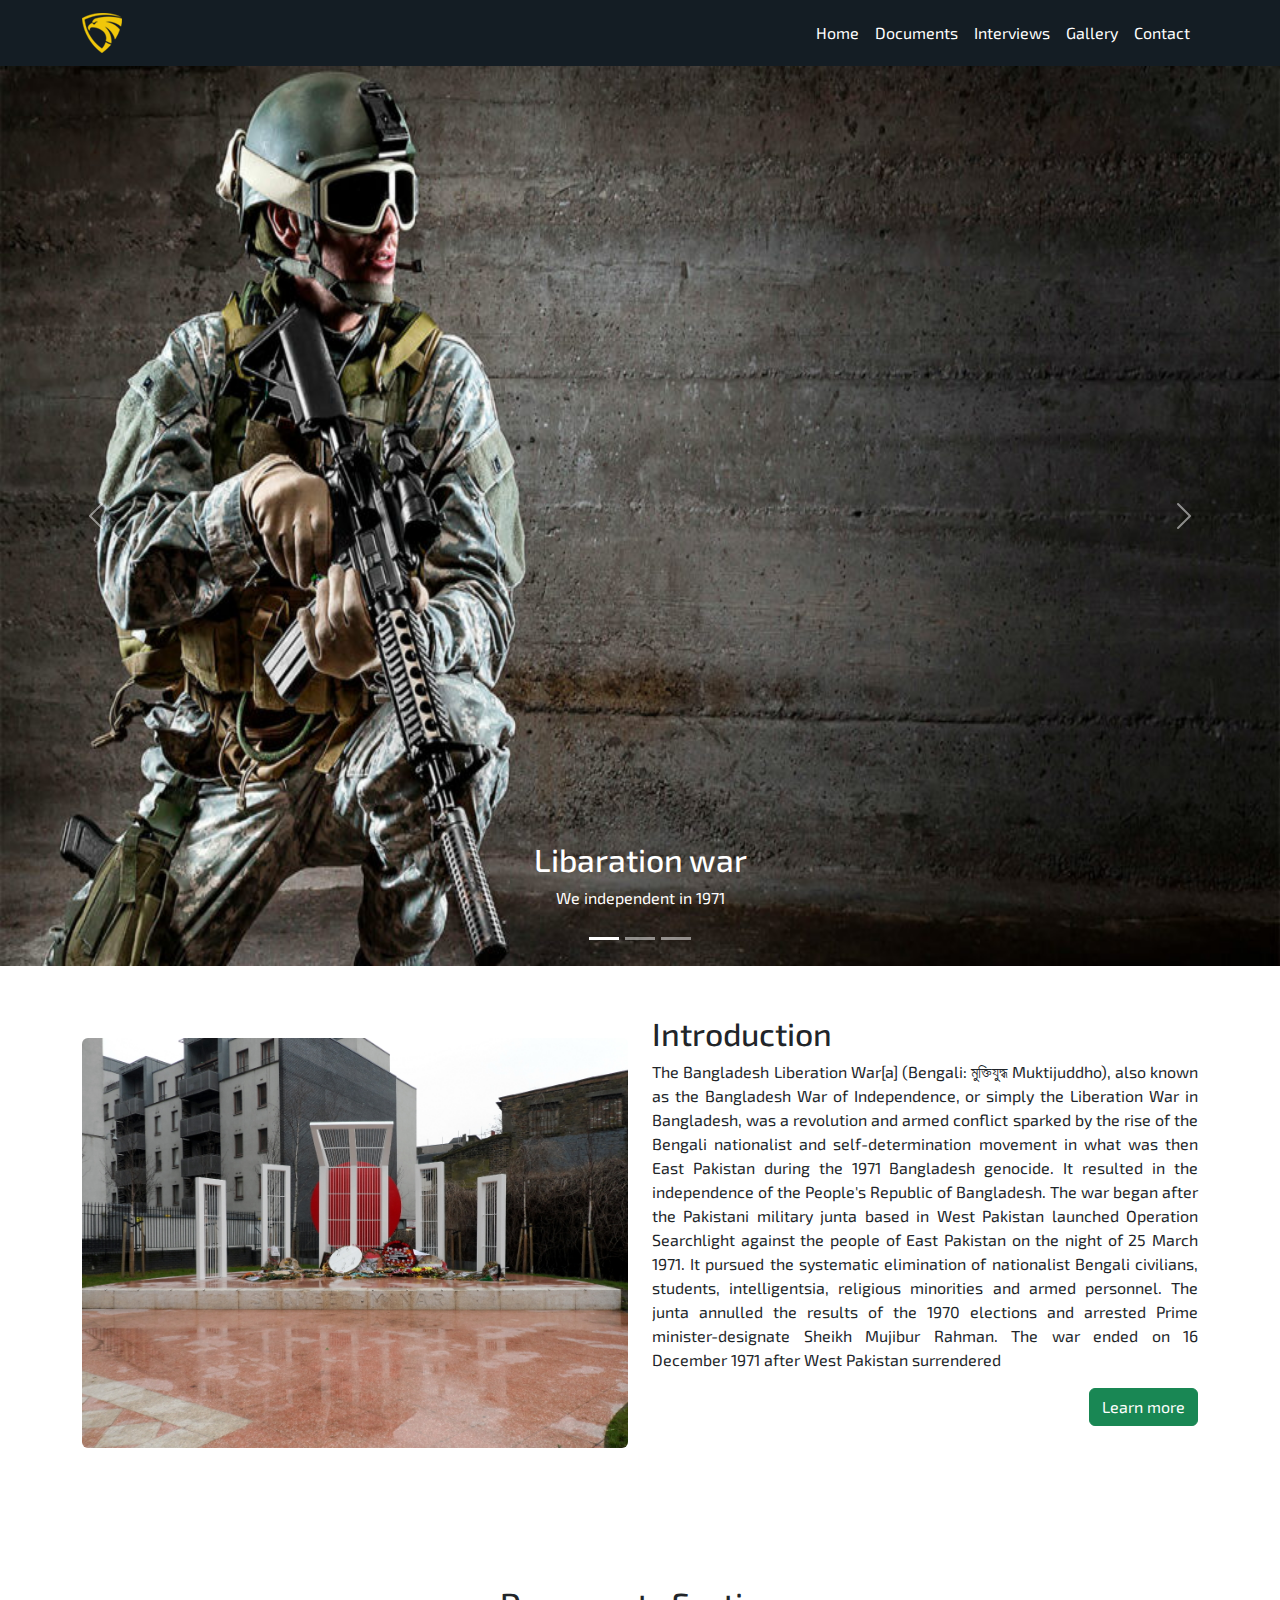
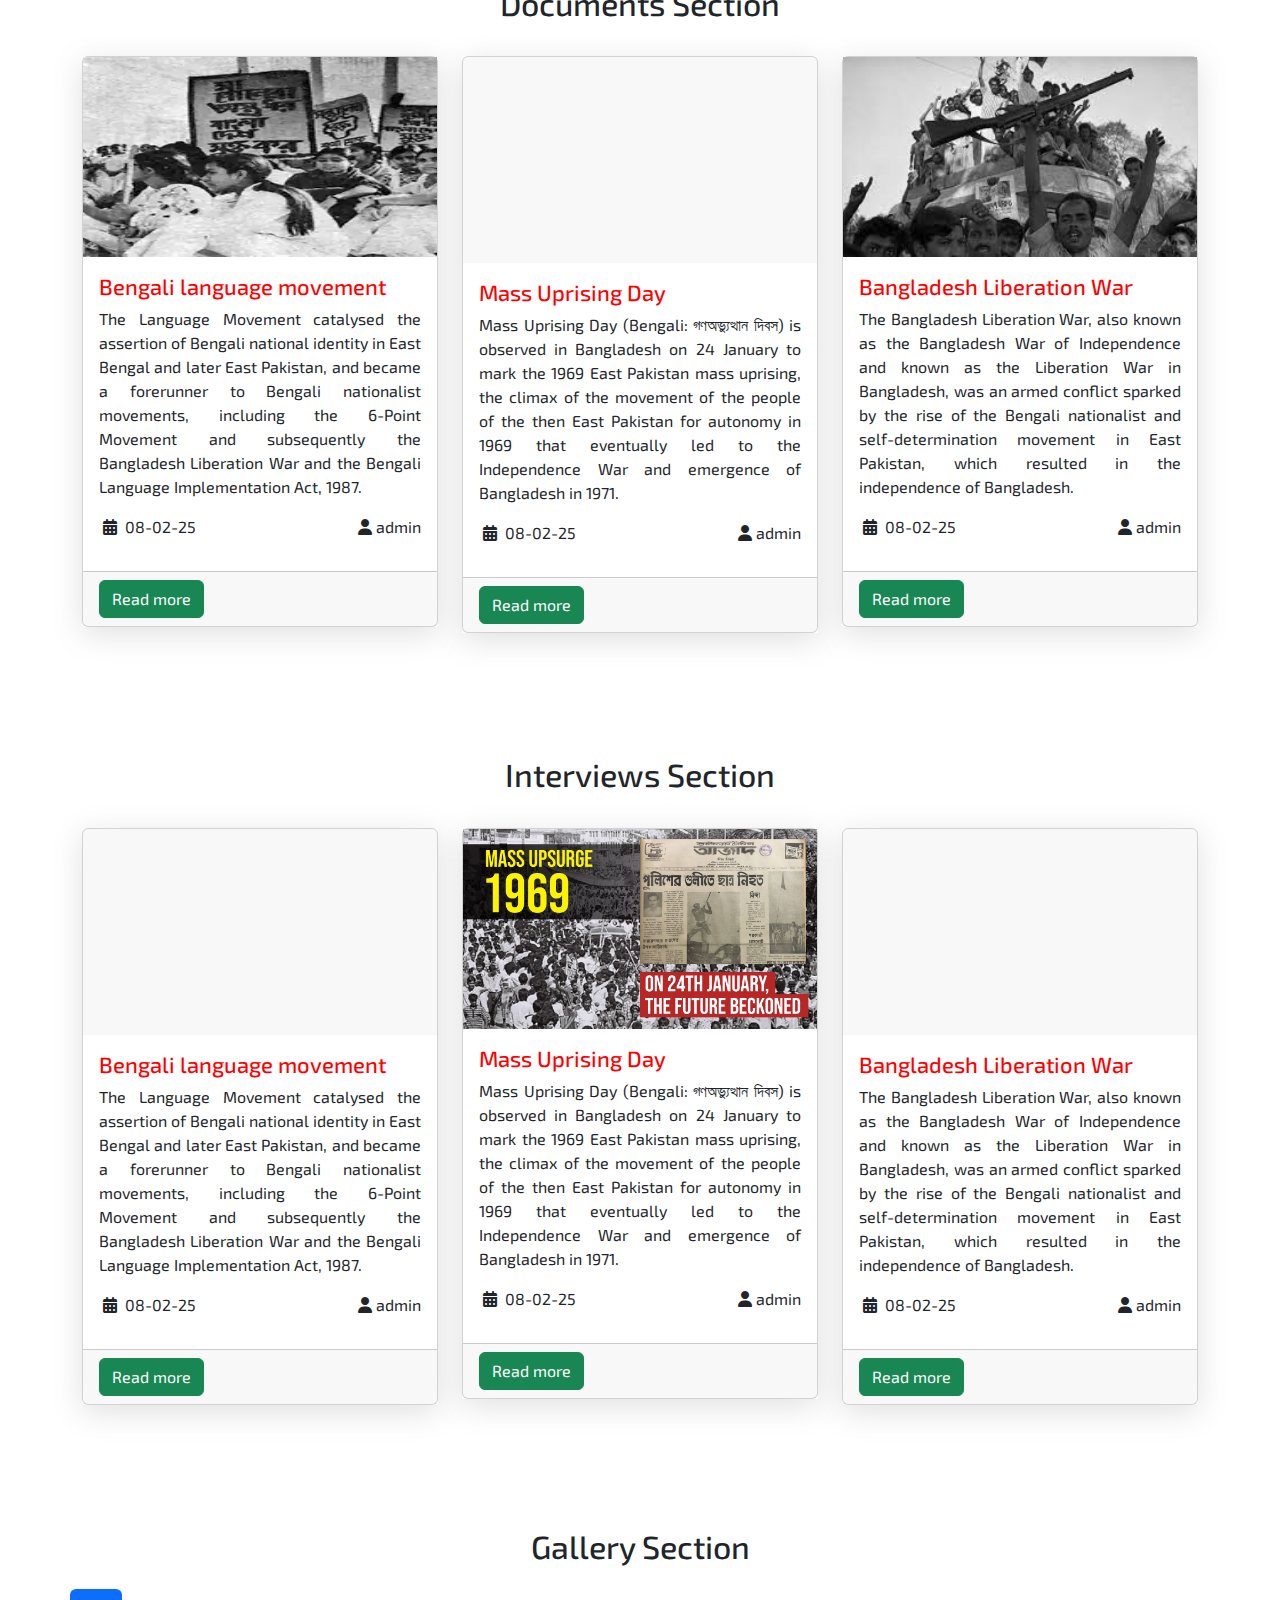
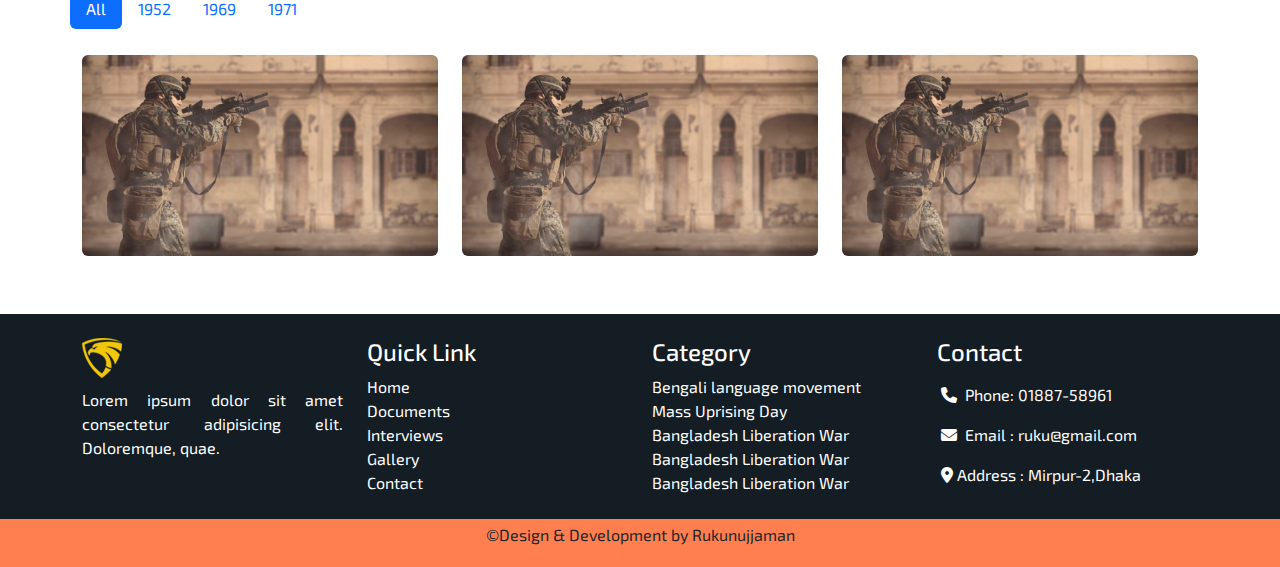
<file: index.html>
<!DOCTYPE html>
<html lang="en">
<head>
    <meta charset="UTF-8">
    <meta name="viewport" content="width=device-width, initial-scale=1.0">
    <meta name="keywords" content="FridomFrighter">
    <meta name="description" content="Libaration War ">
    <title>Libaration War Archive</title>
    <link rel="stylesheet" href="assets/css/bootstrap.min.css">
    <link rel="stylesheet" href="https://cdnjs.cloudflare.com/ajax/libs/font-awesome/6.7.2/css/all.min.css" integrity="sha512-Evv84Mr4kqVGRNSgIGL/F/aIDqQb7xQ2vcrdIwxfjThSH8CSR7PBEakCr51Ck+w+/U6swU2Im1vVX0SVk9ABhg==" crossorigin="anonymous" referrerpolicy="no-referrer" />
    <link rel="stylesheet" href="assets/css/style.css">
</head>
<body>
    <!-- header section start -->
     <header class="header_section">
        <nav class="navbar navbar-expand-lg ">
            <div class="container">
              <a class="navbar-brand" href="index.html">
                <img src="assets/images/logo-1.png" alt="libaration_logo"></a>
              <button class="navbar-toggler" type="button" data-bs-toggle="collapse" data-bs-target="#navbarSupportedContent" aria-controls="navbarSupportedContent" aria-expanded="false" aria-label="Toggle navigation">
                <span class="navbar-toggler-icon"></span>
              </button>
              <div class="collapse navbar-collapse" id="navbarSupportedContent">
                <div class="menu ms-auto">
                    <ul class="navbar-nav  ">
                        <li class="nav-item">
                          <a class="nav-link " aria-current="page" href="#">Home</a>
                        </li>
                        <li class="nav-item">
                          <a class="nav-link" href="documents.html">Documents</a>
                        </li>
                        <li class="nav-item">
                            <a class="nav-link" href="interviews.html">Interviews</a>
                          </li>
                          <li class="nav-item">
                            <a class="nav-link" href="gallery.html">Gallery</a>
                          </li>
                          <li class="nav-item">
                            <a class="nav-link" href="contact.html">Contact</a>
                          </li>
                   
                      </ul>

                </div>
           
                    

              
              
              
              </div>
            </div>
          </nav>


     </header>
   
     <!-- header section end -->
     <main>
        <!-- slider section start -->
        <div id="carouselExampleCaptions" class="carousel slide">
            <div class="carousel-indicators">
              <button type="button" data-bs-target="#carouselExampleCaptions" data-bs-slide-to="0" class="active" aria-current="true" aria-label="Slide 1"></button>
              <button type="button" data-bs-target="#carouselExampleCaptions" data-bs-slide-to="1" aria-label="Slide 2"></button>
              <button type="button" data-bs-target="#carouselExampleCaptions" data-bs-slide-to="2" aria-label="Slide 3"></button>
            </div>
            <div class="carousel-inner">
              <div class="carousel-item active">
                <img src="assets/images/07-1024x576.jpg" class="d-block w-100" alt="Libaration Slider">
                <div class="carousel-caption d-none d-md-block">
                  <h2>Libaration war</h2>
                  <p>We independent in 1971</p>
                </div>
              </div>
              <div class="carousel-item">
                <img src="assets/images/07-1024x576.jpg" class="d-block w-100" alt="Libaration Slider">
                <div class="carousel-caption d-none d-md-block">
                    <h2>Libaration war</h2>
                    <p>We independent in 1971</p>
                </div>
              </div>
              <div class="carousel-item">
                <img src="assets/images/07-1024x576.jpg" class="d-block w-100" alt="Libaration Slider">
                <div class="carousel-caption d-none d-md-block">
                    <h2>Libaration war</h2>
                    <p>We independent in 1971</p>
                </div>
              </div>
            </div>
            <button class="carousel-control-prev" type="button" data-bs-target="#carouselExampleCaptions" data-bs-slide="prev">
              <span class="carousel-control-prev-icon" aria-hidden="true"></span>
              <span class="visually-hidden">Previous</span>
            </button>
            <button class="carousel-control-next" type="button" data-bs-target="#carouselExampleCaptions" data-bs-slide="next">
              <span class="carousel-control-next-icon" aria-hidden="true"></span>
              <span class="visually-hidden">Next</span>
            </button>
          </div>


        <!-- slider section end -->
         <!-- introduction start -->
         <section class="introduction_section py-5">
            <div class="container">
                <div class="row">
                    <div class="col-md-6 py-4">
                     <div class="introduction_image">
                        <img src="assets/images/Shaheed_Minar_Altab_Ali_Park.jpg" alt="Shahid Minar" class="img-fluid rounded">

                     </div>


                    </div>
                    <div class="col-md-6">
                        <div class="inroduction_content">
                            <h2>Introduction</h2>
                            <p>The Bangladesh Liberation War[a] (Bengali: মুক্তিযুদ্ধ Muktijuddho), also known as the Bangladesh War of Independence, or simply the Liberation War in Bangladesh, was a revolution and armed conflict sparked by the rise of the Bengali nationalist and self-determination movement in what was then East Pakistan during the 1971 Bangladesh genocide. It resulted in the independence of the People's Republic of Bangladesh. The war began after the Pakistani military junta based in West Pakistan launched Operation Searchlight against the people of East Pakistan on the night of 25 March 1971. It pursued the systematic elimination of nationalist Bengali civilians, students, intelligentsia, religious minorities and armed personnel. The junta annulled the results of the 1970 elections and arrested Prime minister-designate Sheikh Mujibur Rahman. The war ended on 16 December 1971 after West Pakistan surrendered</p>
                            <a href="introduction.html" class="btn btn-success float-end ">Learn more</a>
                        </div>
                    </div>
                </div>
            </div>

         </section>
         <!-- introduction end -->

          <!-- documents section start -->
          <section class="documents_section py-5">
            <div class="container">
                <div class="row">
                    <div class="section_header text-center py-3">
                        <h2>Documents Section</h2>

                    </div>
                </div>
              <div class="row">
                <div class="col-md-4">
                    <div class="documents_item">
                        <div class="card">
                            <div class="card-header">
                                <img src="assets/images/l1.jpg" alt="Bengali language movement" class="img-fluid w-100">
                            </div>
                            <div class="card-body">
                                <h3>Bengali language movement</h3>
                                <p>The Language Movement catalysed the assertion of Bengali national identity in East Bengal and later East Pakistan, and became a forerunner to Bengali nationalist movements, including the 6-Point Movement and subsequently the Bangladesh Liberation War and the Bengali Language Implementation Act, 1987.</p>
                                <div class="date_autor d-flex justify-content-between">
                                     <div class="date">
                                      <p>  <i class="fa-solid fa-calendar-days mx-1"> </i> 08-02-25</p>
                                     </div>
                                     <div class="author">
                                        <p>  <i class="fa-solid fa-user mx-1"></i>admin</p>

                                     </div>
                                </div>
                           
                          
                            </div>
                            <div class="card-footer">
                                <a href="documents_details.html" class="btn btn-success ">Read more</a>
                            </div>
    
                        </div>

                    </div>
                 
                </div>
                <div class="col-md-4">
                    <div class="documents_item">
                        <div class="card">
                            <div class="card-header">
                                <iframe width="100%" height="200" src="https://www.youtube.com/embed/2cQXDFl19fc?si=ZZjr0x0JbQwWbNjC" title="YouTube video player" frameborder="0" allow="accelerometer; autoplay; clipboard-write; encrypted-media; gyroscope; picture-in-picture; web-share" referrerpolicy="strict-origin-when-cross-origin" allowfullscreen></iframe>
                            </div>
                            <div class="card-body">
                                <h3>Mass Uprising Day</h3>
                                <p>Mass Uprising Day (Bengali: গণঅভ্যুত্থান দিবস) is observed in Bangladesh on 24 January to mark the 1969 East Pakistan mass uprising, the climax of the movement of the people of the then East Pakistan for autonomy in 1969 that eventually led to the Independence War and emergence of Bangladesh in 1971.</p>
                                <div class="date_autor d-flex justify-content-between">
                                     <div class="date">
                                      <p>  <i class="fa-solid fa-calendar-days mx-1"> </i> 08-02-25</p>
                                     </div>
                                     <div class="author">
                                        <p>  <i class="fa-solid fa-user mx-1"></i>admin</p>

                                     </div>
                                </div>
                           
                          
                            </div>
                            <div class="card-footer">
                                <a href="documents_details.html" class="btn btn-success">Read more</a>
                            </div>
    
                        </div>

                    </div>
                 
                </div>
                <div class="col-md-4">
                    <div class="documents_item">
                        <div class="card">
                            <div class="card-header">
                                <img src="assets/images/Bangladesh.jpg" alt="Bengali language movement" class="img-fluid w-100">
                            </div>
                            <div class="card-body">
                                <h3>Bangladesh Liberation War</h3>
                                <p>The Bangladesh Liberation War, also known as the Bangladesh War of Independence and known as the Liberation War in Bangladesh, was an armed conflict sparked by the rise of the Bengali nationalist and self-determination movement in East Pakistan, which resulted in the independence of Bangladesh.
                                </p>
                                <div class="date_autor d-flex justify-content-between">
                                     <div class="date">
                                      <p>  <i class="fa-solid fa-calendar-days mx-1"> </i> 08-02-25</p>
                                     </div>
                                     <div class="author">
                                        <p>  <i class="fa-solid fa-user mx-1"></i>admin</p>

                                     </div>
                                </div>
                           
                          
                            </div>
                            <div class="card-footer">
                                <a href="documents_details.html" class="btn btn-success">Read more</a>
                            </div>
    
                        </div>

                    </div>
                 
                </div>
                <!-- <div class="col-md-3">
                    <div class="documents_item">
                        <div class="card">
                            <div class="card-header">
                                <img src="assets/images/Bangladesh.jpg" alt="Bengali language movement" class="img-fluid w-100">
                            </div>
                            <div class="card-body">
                                <h3>Bangladesh Liberation War</h3>
                                <p>The Bangladesh Liberation War, also known as the Bangladesh War of Independence and known as the Liberation War in Bangladesh, was an armed conflict sparked by the rise of the Bengali nationalist and self-determination movement in East Pakistan, which resulted in the independence of Bangladesh.
                                </p>
                                <div class="date_autor d-flex justify-content-between">
                                     <div class="date">
                                      <p>  <i class="fa-solid fa-calendar-days mx-1"> </i> 08-02-25</p>
                                     </div>
                                     <div class="author">
                                        <p>  <i class="fa-solid fa-user mx-1"></i>admin</p>

                                     </div>
                                </div>
                           
                          
                            </div>
                            <div class="card-footer">
                                <a href="documents_details.html" class="btn btn-success">Read more</a>
                            </div>
    
                        </div>

                    </div>
                 
                </div> -->

              </div>



            </div>


          </section>
          <!-- documents section end -->

           <!-- interview section start -->
           <section class="interview_section py-5">
            <div class="container">
                <div class="row">
                    <div class="section_header text-center py-3">
                        <h2>Interviews Section</h2>

                    </div>
                </div>
              <div class="row">
                <div class="col-md-4">
                    <div class="documents_item">
                        <div class="card">
                            <div class="card-header">
                                <iframe width="100%" height="200" src="https://www.youtube.com/embed/Q_RVrIdwxa8?si=0tqdDDRgQxGG8VOL" title="YouTube video player" frameborder="0" allow="accelerometer; autoplay; clipboard-write; encrypted-media; gyroscope; picture-in-picture; web-share" referrerpolicy="strict-origin-when-cross-origin" allowfullscreen></iframe>
                            </div>
                            <div class="card-body">
                                <h3>Bengali language movement</h3>
                                <p>The Language Movement catalysed the assertion of Bengali national identity in East Bengal and later East Pakistan, and became a forerunner to Bengali nationalist movements, including the 6-Point Movement and subsequently the Bangladesh Liberation War and the Bengali Language Implementation Act, 1987.</p>
                                <div class="date_autor d-flex justify-content-between">
                                     <div class="date">
                                      <p>  <i class="fa-solid fa-calendar-days mx-1"> </i> 08-02-25</p>
                                     </div>
                                     <div class="author">
                                        <p>  <i class="fa-solid fa-user mx-1"></i>admin</p>

                                     </div>
                                </div>
                           
                          
                            </div>
                            <div class="card-footer">
                                <a href="" class="btn btn-success">Read more</a>
                            </div>
    
                        </div>

                    </div>
                 
                </div>
                <div class="col-md-4">
                    <div class="documents_item">
                        <div class="card">
                            <div class="card-header">
                              <img src="assets/images/mass_upsurge_1969_24th_january.jpg" alt="mass 1969" class="img-fluid w-100">
                            </div>
                            <div class="card-body">
                                <h3>Mass Uprising Day</h3>
                                <p>Mass Uprising Day (Bengali: গণঅভ্যুত্থান দিবস) is observed in Bangladesh on 24 January to mark the 1969 East Pakistan mass uprising, the climax of the movement of the people of the then East Pakistan for autonomy in 1969 that eventually led to the Independence War and emergence of Bangladesh in 1971.</p>
                                <div class="date_autor d-flex justify-content-between">
                                     <div class="date">
                                      <p>  <i class="fa-solid fa-calendar-days mx-1"> </i> 08-02-25</p>
                                     </div>
                                     <div class="author">
                                        <p>  <i class="fa-solid fa-user mx-1"></i>admin</p>

                                     </div>
                                </div>
                           
                          
                            </div>
                            <div class="card-footer">
                                <a href="" class="btn btn-success">Read more</a>
                            </div>
    
                        </div>

                    </div>
                 
                </div>
                <div class="col-md-4">
                    <div class="documents_item">
                        <div class="card">
                            <div class="card-header">
                                <iframe width="100%" height="200" src="https://www.youtube.com/embed/gHricAXRCn0?si=VP0runiyVRLCZht4" title="YouTube video player" frameborder="0" allow="accelerometer; autoplay; clipboard-write; encrypted-media; gyroscope; picture-in-picture; web-share" referrerpolicy="strict-origin-when-cross-origin" allowfullscreen></iframe>
                            </div>
                            <div class="card-body">
                                <h3>Bangladesh Liberation War</h3>
                                <p>The Bangladesh Liberation War, also known as the Bangladesh War of Independence and known as the Liberation War in Bangladesh, was an armed conflict sparked by the rise of the Bengali nationalist and self-determination movement in East Pakistan, which resulted in the independence of Bangladesh.
                                </p>
                                <div class="date_autor d-flex justify-content-between">
                                     <div class="date">
                                      <p>  <i class="fa-solid fa-calendar-days mx-1"> </i> 08-02-25</p>
                                     </div>
                                     <div class="author">
                                        <p>  <i class="fa-solid fa-user mx-1"></i>admin</p>

                                     </div>
                                </div>
                           
                          
                            </div>
                            <div class="card-footer">
                                <a href="" class="btn btn-success">Read more</a>
                            </div>
    
                        </div>

                    </div>
                 
                </div>

              </div>



            </div>


          </section>

           <!-- interview section end -->

           <!-- gallery section start -->
           <section class="gallery_section py-5">
            <div class="container">
                <div class="row">
                    <div class="section_header text-center py-3">
                        <h2>Gallery Section</h2>

                    </div>
                </div>
              <div class="row">
                <ul class="nav nav-pills mb-3" id="pills-tab" role="tablist">
                    <li class="nav-item" role="presentation">
                      <button class="nav-link active" id="pills-home-tab" data-bs-toggle="pill" data-bs-target="#pills-home" type="button" role="tab" aria-controls="pills-home" aria-selected="true">All</button>
                    </li>
                    <li class="nav-item" role="presentation">
                      <button class="nav-link" id="pills-profile-tab" data-bs-toggle="pill" data-bs-target="#pills-profile" type="button" role="tab" aria-controls="pills-profile" aria-selected="false">1952</button>
                    </li>
                    <li class="nav-item" role="presentation">
                      <button class="nav-link" id="pills-contact-tab" data-bs-toggle="pill" data-bs-target="#pills-contact" type="button" role="tab" aria-controls="pills-contact" aria-selected="false">1969</button>
                    </li>
                    <li class="nav-item" role="presentation">
                      <button class="nav-link" id="pills-disabled-tab" data-bs-toggle="pill" data-bs-target="#pills-disabled" type="button" role="tab" aria-controls="pills-disabled" aria-selected="false" >1971</button>
                    </li>
                  </ul>
                  <div class="tab-content" id="pills-tabContent">
                    <div class="tab-pane fade show active" id="pills-home" role="tabpanel" aria-labelledby="pills-home-tab" tabindex="0">
                        <div class="row">
                            <div class="col-md-4">
                                <img src="assets/images/01-1024x576.jpg" alt="images" class="img-fluid w-100 rounded">
                            </div>
                            <div class="col-md-4">
                                <img src="assets/images/01-1024x576.jpg" alt="images" class="img-fluid w-100 rounded">
                            </div>
                            <div class="col-md-4">
                                <img src="assets/images/01-1024x576.jpg" alt="images" class="img-fluid w-100 rounded">
                            </div>
                        </div>
                    </div>
                    <div class="tab-pane fade" id="pills-profile" role="tabpanel" aria-labelledby="pills-profile-tab" tabindex="0">
                        <div class="row">
                            <div class="col-md-4">
                                <img src="assets/images/l1.jpg" alt="images" class="img-fluid w-100 rounded">
                            </div>
                            <div class="col-md-4">
                                <img src="assets/images/l1.jpg" alt="images" class="img-fluid w-100 rounded">
                            </div>
                            <div class="col-md-4">
                                <img src="assets/images/l1.jpg" alt="images" class="img-fluid w-100 rounded">
                            </div>
                        </div>

                    </div>
                    <div class="tab-pane fade" id="pills-contact" role="tabpanel" aria-labelledby="pills-contact-tab" tabindex="0">
                        <div class="row">
                            <div class="col-md-4">
                                <img src="assets/images/01-1024x576.jpg" alt="images" class="img-fluid w-100 rounded">
                            </div>
                            <div class="col-md-4">
                                <img src="assets/images/01-1024x576.jpg" alt="images" class="img-fluid w-100 rounded">
                            </div>
                            <div class="col-md-4">
                                <img src="assets/images/01-1024x576.jpg" alt="images" class="img-fluid w-100 rounded">
                            </div>
                        </div>
                    </div>
                    <div class="tab-pane fade" id="pills-disabled" role="tabpanel" aria-labelledby="pills-disabled-tab" tabindex="0"> <div class="row">
                        <div class="col-md-4">
                            <img src="assets/images/01-1024x576.jpg" alt="images" class="img-fluid w-100 rounded">
                        </div>
                        <div class="col-md-4">
                            <img src="assets/images/01-1024x576.jpg" alt="images" class="img-fluid w-100 rounded">
                        </div>
                        <div class="col-md-4">
                            <img src="assets/images/01-1024x576.jpg" alt="images" class="img-fluid w-100 rounded">
                        </div>
                    </div></div>
                  </div>
           

              </div>



            </div>


          </section>


           <!-- gallery section end -->

        
     </main>


     <!-- footer section start -->
     <footer class="footer_section ">
        <div class="footer_top py-4">
            <div class="container">
                <div class="row">
                    <div class="col-md-3">
                        <div class="footer_about">
                            <a href=""><img src="assets/images/logo-1.png" alt=""></a>
                            <p>Lorem ipsum dolor sit amet consectetur adipisicing elit. Doloremque, quae.</p>
         
    
                        </div>
                    </div>
                    <div class="col-md-3">
                        <div class="footer_menu">
                            <h4>Quick Link</h4>
                            <ul>
                                <li><a href="index.html">Home</a></li>
                                <li><a href="documents.html">Documents</a></li>
                                <li><a href="index.html">Interviews</a></li>
                                <li><a href="gallery.html">Gallery</a></li>
                                <li><a href="contact.html">Contact</a></li>
                            </ul>
    
                        </div>
                    </div>
                    <div class="col-md-3">
                        <div class="footer_menu">
                            <h4>Category</h4>
                            <ul>
                                <li><a href=""> Bengali language movement</a></li>
                                <li><a href="">Mass Uprising Day</a></li>
                                <li><a href="">Bangladesh Liberation War</a></li>
                                <li><a href="">Bangladesh Liberation War</a></li>
                                <li><a href="">Bangladesh Liberation War</a></li>
                               
                            </ul>
    
                        </div>
                    </div>
                    <div class="col-md-3">
                        <div class="footer_menu">
                            <h4>Contact</h4>
                            <ul>
                                <li class="py-2"><a href=""> <i class="fa-solid fa-phone mx-1"></i> Phone: 01887-58961</a></li>
    
                                <li class="py-2"><a href=""> <i class="fa-solid fa-envelope mx-1"></i> Email : ruku@gmail.com </a></li>
                                <li class="py-2"><a href=""> <i class="fa-solid fa-location-dot mx-1"></i>Address : Mirpur-2,Dhaka </a></li>
                        
                              
                               
                            </ul>
    
                        </div>
                    </div>
                   
                 
                </div>
               
            </div>

        </div>
       
        <div class="copyright">
            <div class="container">
                <div class="row">
                    <div class="col-12 text-center py-1">
                        <p>&copy;Design & Development by Rukunujjaman</p>
                    </div>
                </div>

            </div>
        </div>


     </footer>


     <!-- footer section end -->




     <script src="assets/js/bootstrap.min.js"></script>
    
</body>
</html>
</file>
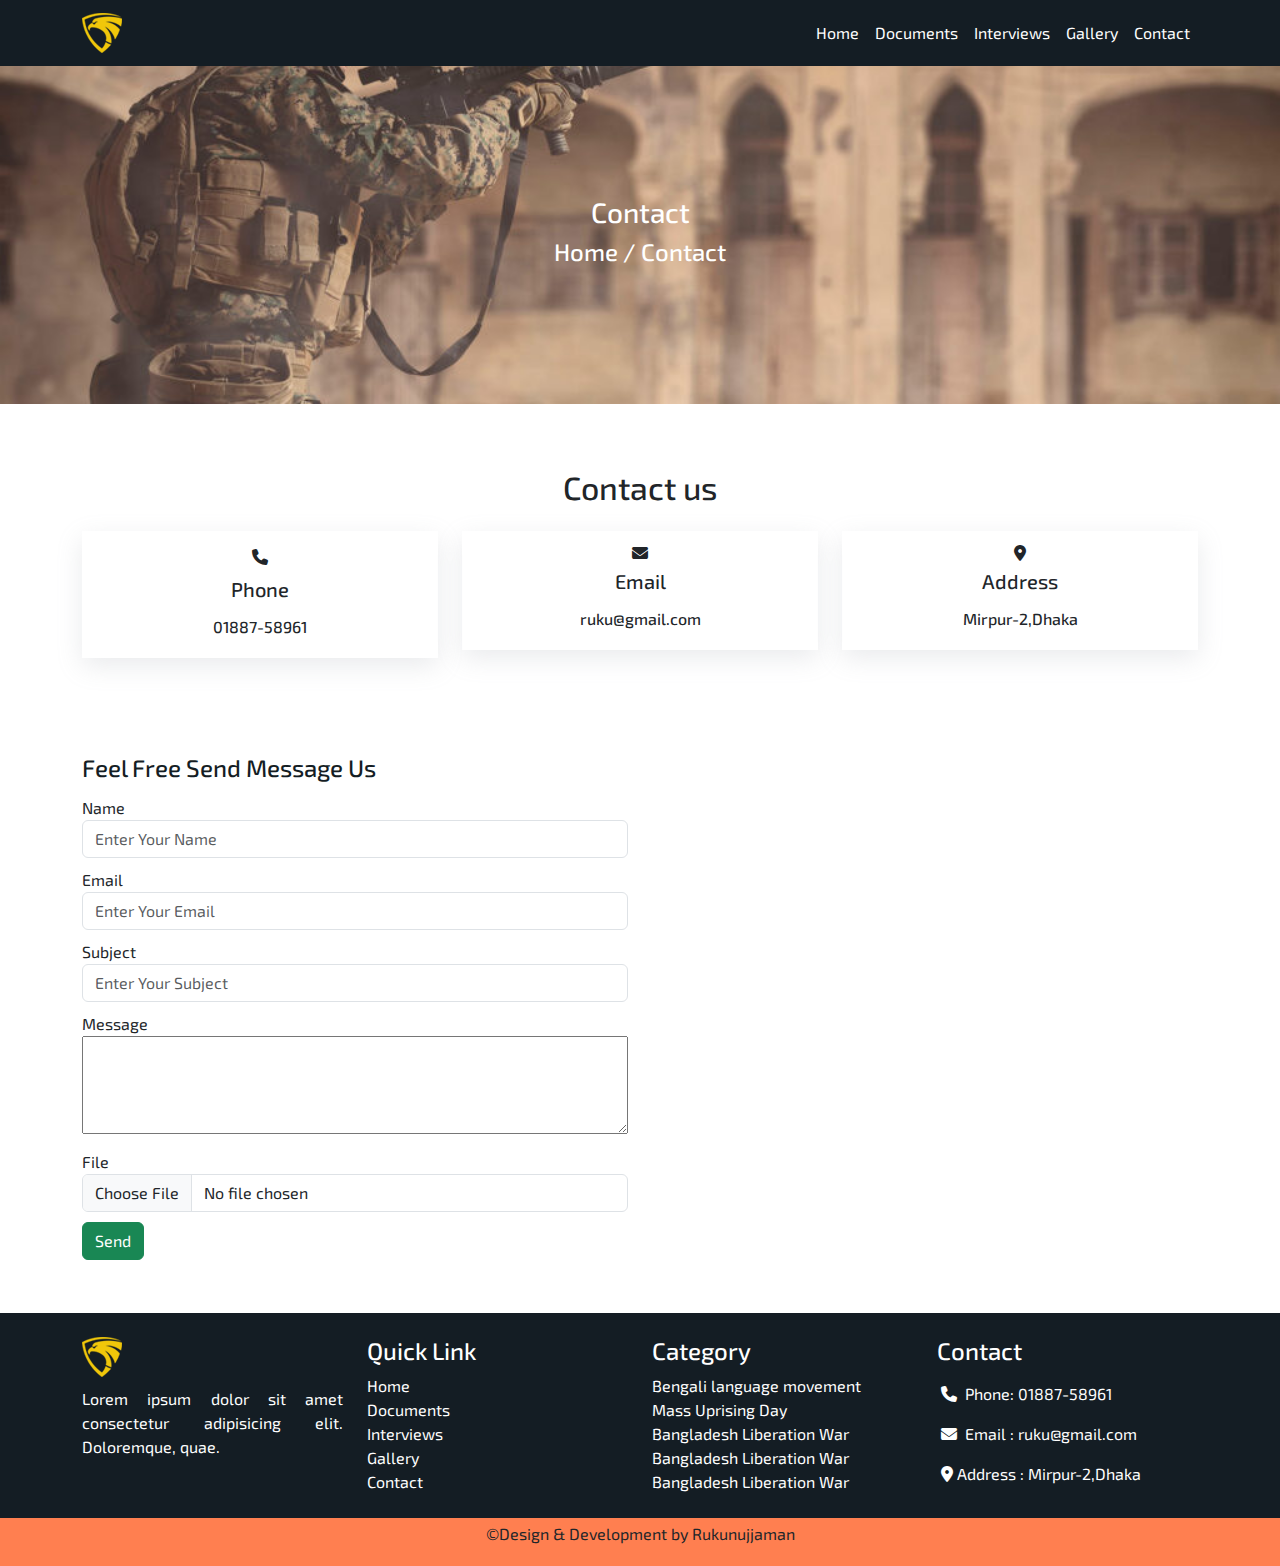
<file: contact.html>
<!DOCTYPE html>
<html lang="en">
<head>
    <meta charset="UTF-8">
    <meta name="viewport" content="width=device-width, initial-scale=1.0">
    <meta name="keywords" content="FridomFrighter">
    <meta name="description" content="Libaration War ">
    <title>Libaration War Archive</title>
    <link rel="stylesheet" href="assets/css/bootstrap.min.css">
    <link rel="stylesheet" href="https://cdnjs.cloudflare.com/ajax/libs/font-awesome/6.7.2/css/all.min.css" integrity="sha512-Evv84Mr4kqVGRNSgIGL/F/aIDqQb7xQ2vcrdIwxfjThSH8CSR7PBEakCr51Ck+w+/U6swU2Im1vVX0SVk9ABhg==" crossorigin="anonymous" referrerpolicy="no-referrer" />
    <link rel="stylesheet" href="assets/css/style.css">
</head>
<body>
    <!-- header section start -->
     <header class="header_section">
        <nav class="navbar navbar-expand-lg ">
            <div class="container">
              <a class="navbar-brand" href="index.html">
                <img src="assets/images/logo-1.png" alt="libaration_logo"></a>
              <button class="navbar-toggler" type="button" data-bs-toggle="collapse" data-bs-target="#navbarSupportedContent" aria-controls="navbarSupportedContent" aria-expanded="false" aria-label="Toggle navigation">
                <span class="navbar-toggler-icon"></span>
              </button>
              <div class="collapse navbar-collapse" id="navbarSupportedContent">
                <div class="menu ms-auto">
                    <ul class="navbar-nav">
                        <li class="nav-item">
                          <a class="nav-link " aria-current="page" href="index.html">Home</a>
                        </li>
                        <li class="nav-item">
                          <a class="nav-link" href="documents.html">Documents</a>
                        </li>
                        <li class="nav-item">
                            <a class="nav-link" href="interviews.html">Interviews</a>
                          </li>
                          <li class="nav-item">
                            <a class="nav-link" href="gallery.html">Gallery</a>
                          </li>
                          <li class="nav-item">
                            <a class="nav-link" href="contact.html">Contact</a>
                          </li>
                   
                      </ul>

                </div>
           
                    

              
              
              
              </div>
            </div>
          </nav>


     </header>
   
     <!-- header section end -->
     <main>
        <!-- inner banner section start -->
         <section class="inner_banner">
            <div class="container">
                <div class="row">
                    <div class="col-md-12 ">
                        <div class="inner_banner_content text-center">
                            <h3>Contact</h3>
                        <h4>Home / <span>Contact</span></h4>

                        </div>
                        

                    </div>

                </div>
            </div>
            
         </section>
       


        <!-- inner section end -->
         <!-- contact section start -->
         <section class="contact_section py-5">
            <div class="container">
                <div class="row">
                    <div class="section_header text-center py-3">
                        <h2>Contact us</h2>

                    </div>
                </div>
              <div class="row">
                <div class="col-md-4">
                  <div class="contact_item">
                    <i class="fa-solid fa-phone mx-1 py-2"></i>
                    <h5 class="py-1">Phone</h5>
                    <h6 class="py-1"> 01887-58961</h6>
                       
                  </div>

                  
                 
                </div>
                <div class="col-md-4">
                  <div class="contact_item">
                    <i class="fa-solid fa-envelope mx-1"></i>
                    <h5 class="py-1">Email</h5>
                    <h6 class="py-1">ruku@gmail.com</h6>
                       
                  </div>
                    
                 
                </div>
                <div class="col-md-4">
                  <div class="contact_item">
                    <i class="fa-solid fa-location-dot mx-1"></i>
                    <h5 class="py-1">Address</h5>
                    <h6 class="py-1"> Mirpur-2,Dhaka</h6>
                       
                  </div>
               
                 
                </div>

              </div>



            </div>


          </section>
          <section class="contact_form_section py-5">
            <div class="container">
              <h4 >Feel Free Send Message Us</h4>
              <div class="row">
                <div class="col-md-6">
                  <div class="contact_form">
                    <form action="#" method="post">
                      <div class="form-group">
                        <label for="">Name</label>
                        <input type="text" name="name" placeholder="Enter Your Name" class="form-control">
                      </div>
                      <div class="form-group">
                        <label for="">Email</label>
                        <input type="email" name="email" placeholder="Enter Your Email" class="form-control">
                      </div>
                      <div class="form-group">
                        <label for="">Subject</label>
                        <input type="text" name="Subject" placeholder="Enter Your Subject" class="form-control">
                      </div>
                      <div class="form-group">
                        <label for="">Message</label>
                        <textarea name="message" id="" rows="4" cols="10"></textarea>
                      </div>
                      <div class="form-group">
                        <label for="">File</label>
                        <input type="file" name="name" placeholder="Enter Your File" class="form-control">
                      </div>
                      <div class="form-group">
                        <a href="" type="submit" class="btn btn-success">Send</a>
                      </div>



                    </form>

                  </div>


                </div>
                <div class="col-md-6">
                  <div class="map">
                    <iframe src="https://www.google.com/maps/embed?pb=!1m14!1m12!1m3!1d29203.676065264346!2d90.36719475!3d23.8022538!2m3!1f0!2f0!3f0!3m2!1i1024!2i768!4f13.1!5e0!3m2!1sen!2sbd!4v1739007903013!5m2!1sen!2sbd" width="600" height="400" style="border:0;" allowfullscreen="" loading="lazy" referrerpolicy="no-referrer-when-downgrade"></iframe>
                  </div>
                </div>
              </div>
            </div>

          </section>


          <!-- contact info end -->

    

        
     </main>


     <!-- footer section start -->
     <footer class="footer_section ">
        <div class="footer_top py-4">
            <div class="container">
                <div class="row">
                    <div class="col-md-3">
                        <div class="footer_about">
                            <a href=""><img src="assets/images/logo-1.png" alt=""></a>
                            <p>Lorem ipsum dolor sit amet consectetur adipisicing elit. Doloremque, quae.</p>
         
    
                        </div>
                    </div>
                    <div class="col-md-3">
                        <div class="footer_menu">
                            <h4>Quick Link</h4>
                            <ul>
                                <li><a href="index.html">Home</a></li>
                                <li><a href="documents.html">Documents</a></li>
                                <li><a href="index.html">Interviews</a></li>
                                <li><a href="gallery.html">Gallery</a></li>
                                <li><a href="contact.html">Contact</a></li>
                            </ul>
    
                        </div>
                    </div>
                    <div class="col-md-3">
                        <div class="footer_menu">
                            <h4>Category</h4>
                            <ul>
                                <li><a href=""> Bengali language movement</a></li>
                                <li><a href="">Mass Uprising Day</a></li>
                                <li><a href="">Bangladesh Liberation War</a></li>
                                <li><a href="">Bangladesh Liberation War</a></li>
                                <li><a href="">Bangladesh Liberation War</a></li>
                               
                            </ul>
    
                        </div>
                    </div>
                    <div class="col-md-3">
                        <div class="footer_menu">
                            <h4>Contact</h4>
                            <ul>
                                <li class="py-2"><a href=""> <i class="fa-solid fa-phone mx-1"></i> Phone: 01887-58961</a></li>
    
                                <li class="py-2"><a href=""> <i class="fa-solid fa-envelope mx-1"></i> Email : ruku@gmail.com </a></li>
                                <li class="py-2"><a href=""> <i class="fa-solid fa-location-dot mx-1"></i>Address : Mirpur-2,Dhaka </a></li>
                        
                              
                               
                            </ul>
    
                        </div>
                    </div>
                   
                 
                </div>
               
            </div>

        </div>
       
        <div class="copyright">
            <div class="container">
                <div class="row">
                    <div class="col-12 text-center py-1">
                        <p>&copy;Design & Development by Rukunujjaman</p>
                    </div>
                </div>

            </div>
        </div>


     </footer>


     <!-- footer section end -->




     <script src="assets/js/bootstrap.min.js"></script>
    
</body>
</html>
</file>
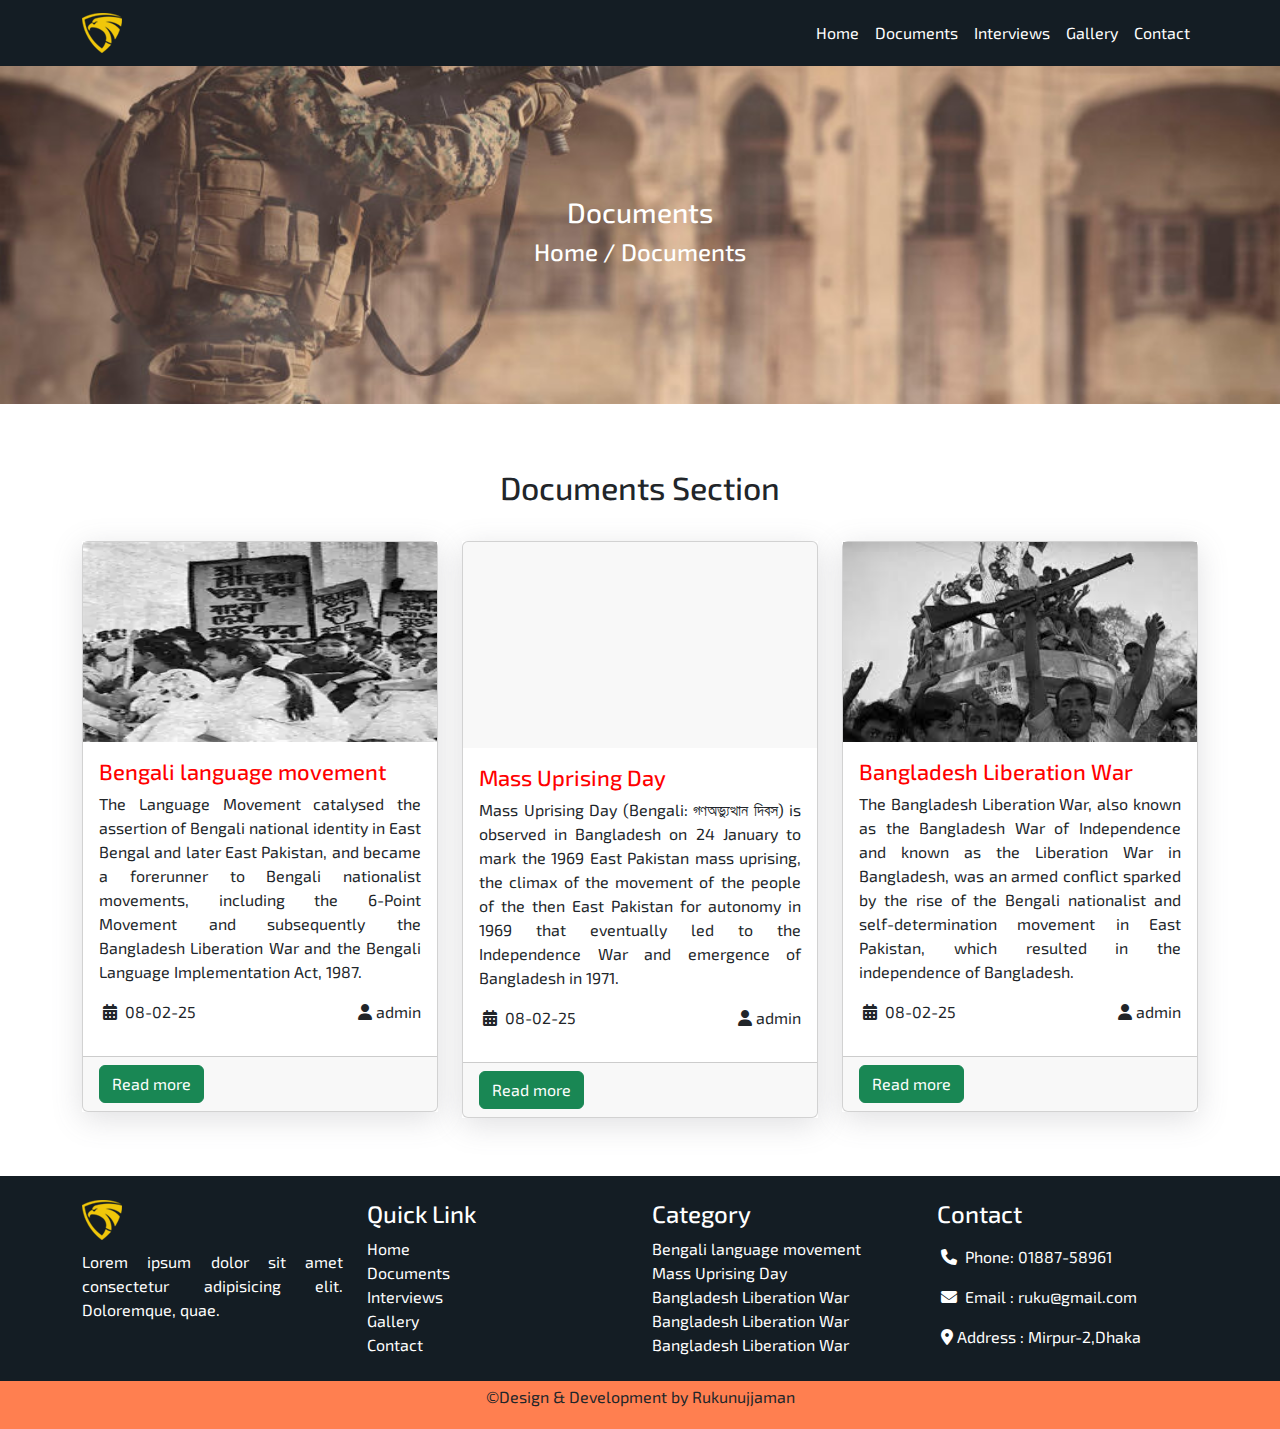
<file: documents.html>
<!DOCTYPE html>
<html lang="en">
<head>
    <meta charset="UTF-8">
    <meta name="viewport" content="width=device-width, initial-scale=1.0">
    <meta name="keywords" content="FridomFrighter">
    <meta name="description" content="Libaration War ">
    <title>Libaration War Archive</title>
    <link rel="stylesheet" href="assets/css/bootstrap.min.css">
    <link rel="stylesheet" href="https://cdnjs.cloudflare.com/ajax/libs/font-awesome/6.7.2/css/all.min.css" integrity="sha512-Evv84Mr4kqVGRNSgIGL/F/aIDqQb7xQ2vcrdIwxfjThSH8CSR7PBEakCr51Ck+w+/U6swU2Im1vVX0SVk9ABhg==" crossorigin="anonymous" referrerpolicy="no-referrer" />
    <link rel="stylesheet" href="assets/css/style.css">
</head>
<body>
    <!-- header section start -->
     <header class="header_section">
        <nav class="navbar navbar-expand-lg ">
            <div class="container">
              <a class="navbar-brand" href="index.html">
                <img src="assets/images/logo-1.png" alt="libaration_logo"></a>
              <button class="navbar-toggler" type="button" data-bs-toggle="collapse" data-bs-target="#navbarSupportedContent" aria-controls="navbarSupportedContent" aria-expanded="false" aria-label="Toggle navigation">
                <span class="navbar-toggler-icon"></span>
              </button>
              <div class="collapse navbar-collapse" id="navbarSupportedContent">
                <div class="menu ms-auto">
                    <ul class="navbar-nav mx-auto ">
                        <li class="nav-item">
                          <a class="nav-link " aria-current="page" href="index.html">Home</a>
                        </li>
                        <li class="nav-item">
                          <a class="nav-link" href="documents.html">Documents</a>
                        </li>
                        <li class="nav-item">
                            <a class="nav-link" href="interviews.html">Interviews</a>
                          </li>
                          <li class="nav-item">
                            <a class="nav-link" href="gallery.html">Gallery</a>
                          </li>
                          <li class="nav-item">
                            <a class="nav-link" href="contact.html">Contact</a>
                          </li>
                   
                      </ul>

                </div>
           
                    

              
              
              
              </div>
            </div>
          </nav>


     </header>
   
     <!-- header section end -->
     <main>
        <!-- inner banner section start -->
         <section class="inner_banner">
            <div class="container">
                <div class="row">
                    <div class="col-md-12 ">
                        <div class="inner_banner_content text-center">
                            <h3>Documents</h3>
                        <h4>Home / <span>Documents</span></h4>

                        </div>
                        

                    </div>

                </div>
            </div>
            
         </section>
       


        <!-- inner section end -->
      
       
          <!-- documents section start -->
          <section class="documents_section py-5">
            <div class="container">
                <div class="row">
                    <div class="section_header text-center py-3">
                        <h2>Documents Section</h2>

                    </div>
                </div>
              <div class="row">
                <div class="col-md-4">
                    <div class="documents_item">
                        <div class="card">
                            <div class="card-header">
                                <img src="assets/images/l1.jpg" alt="Bengali language movement" class="img-fluid w-100">
                            </div>
                            <div class="card-body">
                                <h3>Bengali language movement</h3>
                                <p>The Language Movement catalysed the assertion of Bengali national identity in East Bengal and later East Pakistan, and became a forerunner to Bengali nationalist movements, including the 6-Point Movement and subsequently the Bangladesh Liberation War and the Bengali Language Implementation Act, 1987.</p>
                                <div class="date_autor d-flex justify-content-between">
                                     <div class="date">
                                      <p>  <i class="fa-solid fa-calendar-days mx-1"> </i> 08-02-25</p>
                                     </div>
                                     <div class="author">
                                        <p>  <i class="fa-solid fa-user mx-1"></i>admin</p>

                                     </div>
                                </div>
                           
                          
                            </div>
                            <div class="card-footer">
                                <a href="documents_details.html" class="btn btn-success">Read more</a>
                            </div>
    
                        </div>

                    </div>
                 
                </div>
                <div class="col-md-4">
                    <div class="documents_item">
                        <div class="card">
                            <div class="card-header">
                                <iframe width="100%" height="200" src="https://www.youtube.com/embed/2cQXDFl19fc?si=ZZjr0x0JbQwWbNjC" title="YouTube video player" frameborder="0" allow="accelerometer; autoplay; clipboard-write; encrypted-media; gyroscope; picture-in-picture; web-share" referrerpolicy="strict-origin-when-cross-origin" allowfullscreen></iframe>
                            </div>
                            <div class="card-body">
                                <h3>Mass Uprising Day</h3>
                                <p>Mass Uprising Day (Bengali: গণঅভ্যুত্থান দিবস) is observed in Bangladesh on 24 January to mark the 1969 East Pakistan mass uprising, the climax of the movement of the people of the then East Pakistan for autonomy in 1969 that eventually led to the Independence War and emergence of Bangladesh in 1971.</p>
                                <div class="date_autor d-flex justify-content-between">
                                     <div class="date">
                                      <p>  <i class="fa-solid fa-calendar-days mx-1"> </i> 08-02-25</p>
                                     </div>
                                     <div class="author">
                                        <p>  <i class="fa-solid fa-user mx-1"></i>admin</p>

                                     </div>
                                </div>
                           
                          
                            </div>
                            <div class="card-footer">
                                <a href="documents_details.html" class="btn btn-success">Read more</a>
                            </div>
    
                        </div>

                    </div>
                 
                </div>
                <div class="col-md-4">
                    <div class="documents_item">
                        <div class="card">
                            <div class="card-header">
                                <img src="assets/images/Bangladesh.jpg" alt="Bengali language movement" class="img-fluid w-100">
                            </div>
                            <div class="card-body">
                                <h3>Bangladesh Liberation War</h3>
                                <p>The Bangladesh Liberation War, also known as the Bangladesh War of Independence and known as the Liberation War in Bangladesh, was an armed conflict sparked by the rise of the Bengali nationalist and self-determination movement in East Pakistan, which resulted in the independence of Bangladesh.
                                </p>
                                <div class="date_autor d-flex justify-content-between">
                                     <div class="date">
                                      <p>  <i class="fa-solid fa-calendar-days mx-1"> </i> 08-02-25</p>
                                     </div>
                                     <div class="author">
                                        <p>  <i class="fa-solid fa-user mx-1"></i>admin</p>

                                     </div>
                                </div>
                           
                          
                            </div>
                            <div class="card-footer">
                                <a href="documents_details.html" class="btn btn-success">Read more</a>
                            </div>
    
                        </div>

                    </div>
                 
                </div>

              </div>



            </div>


          </section>
          <!-- documents section end -->
          

        
     </main>


     <!-- footer section start -->
     <footer class="footer_section ">
        <div class="footer_top py-4">
            <div class="container">
                <div class="row">
                    <div class="col-md-3">
                        <div class="footer_about">
                            <a href=""><img src="assets/images/logo-1.png" alt=""></a>
                            <p>Lorem ipsum dolor sit amet consectetur adipisicing elit. Doloremque, quae.</p>
         
    
                        </div>
                    </div>
                    <div class="col-md-3">
                        <div class="footer_menu">
                            <h4>Quick Link</h4>
                            <ul>
                                <li><a href="index.html">Home</a></li>
                                <li><a href="documents.html">Documents</a></li>
                                <li><a href="index.html">Interviews</a></li>
                                <li><a href="gallery.html">Gallery</a></li>
                                <li><a href="contact.html">Contact</a></li>
                            </ul>
    
                        </div>
                    </div>
                    <div class="col-md-3">
                        <div class="footer_menu">
                            <h4>Category</h4>
                            <ul>
                                <li><a href=""> Bengali language movement</a></li>
                                <li><a href="">Mass Uprising Day</a></li>
                                <li><a href="">Bangladesh Liberation War</a></li>
                                <li><a href="">Bangladesh Liberation War</a></li>
                                <li><a href="">Bangladesh Liberation War</a></li>
                               
                            </ul>
    
                        </div>
                    </div>
                    <div class="col-md-3">
                        <div class="footer_menu">
                            <h4>Contact</h4>
                            <ul>
                                <li class="py-2"><a href=""> <i class="fa-solid fa-phone mx-1"></i> Phone: 01887-58961</a></li>
    
                                <li class="py-2"><a href=""> <i class="fa-solid fa-envelope mx-1"></i> Email : ruku@gmail.com </a></li>
                                <li class="py-2"><a href=""> <i class="fa-solid fa-location-dot mx-1"></i>Address : Mirpur-2,Dhaka </a></li>
                        
                              
                               
                            </ul>
    
                        </div>
                    </div>
                   
                 
                </div>
               
            </div>

        </div>
       
        <div class="copyright">
            <div class="container">
                <div class="row">
                    <div class="col-12 text-center py-1">
                        <p>&copy;Design & Development by Rukunujjaman</p>
                    </div>
                </div>

            </div>
        </div>


     </footer>


     <!-- footer section end -->




     <script src="assets/js/bootstrap.min.js"></script>
    
</body>
</html>
</file>
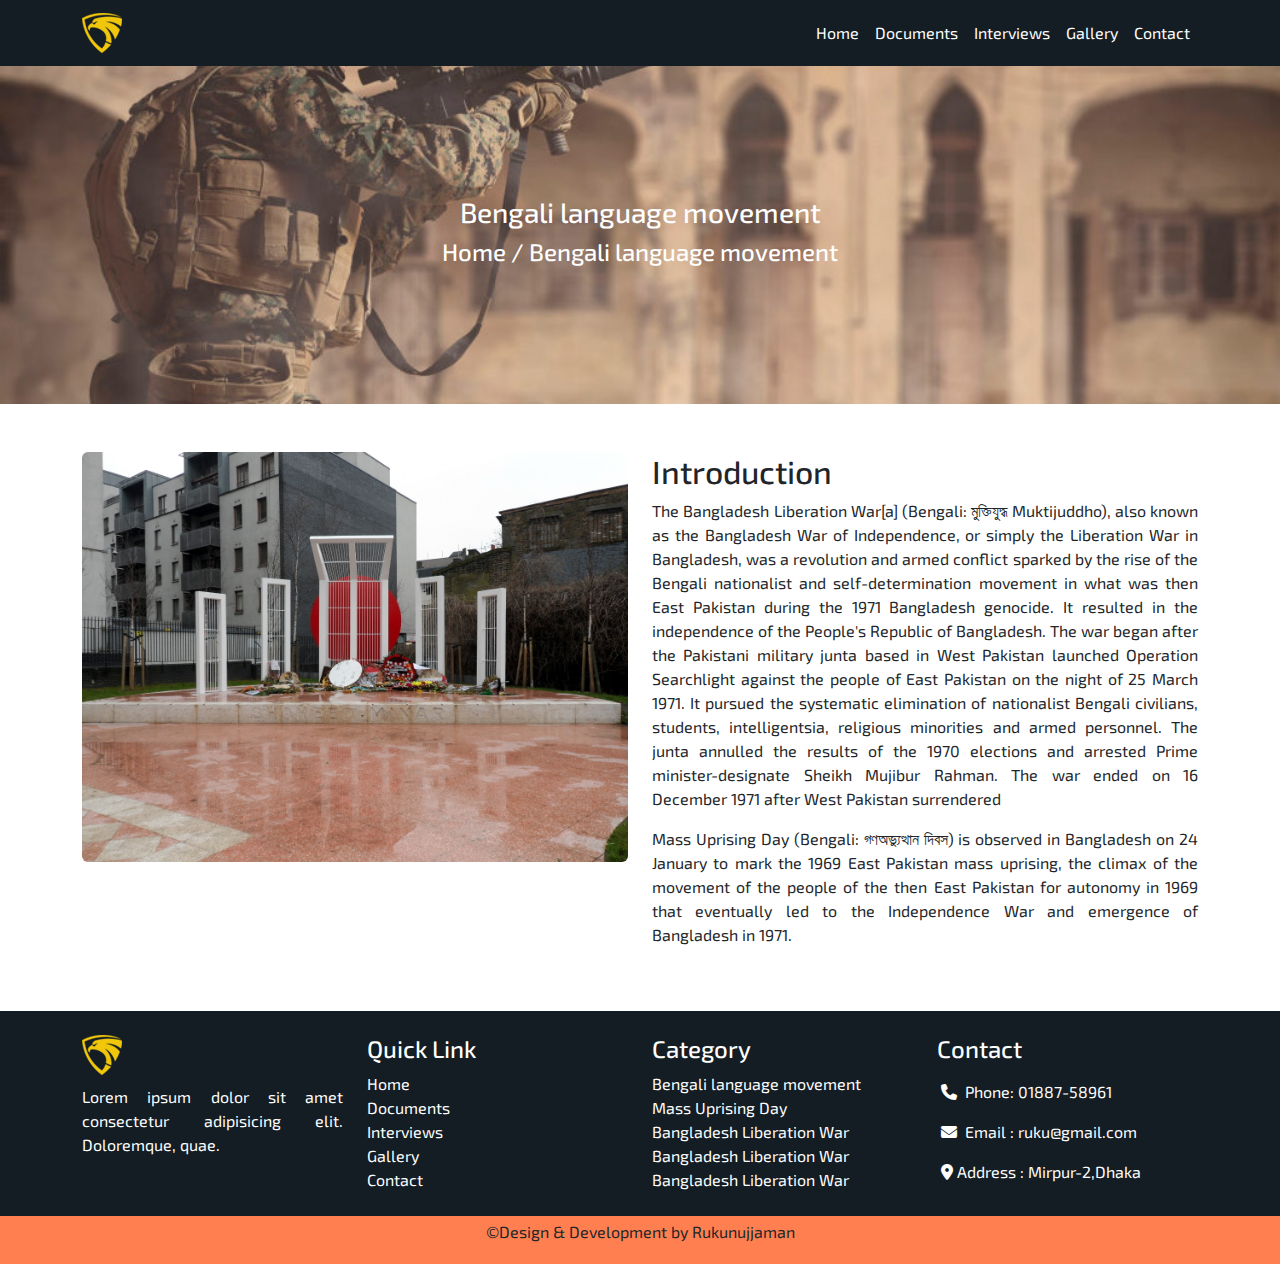
<file: documents_details.html>
<!DOCTYPE html>
<html lang="en">
<head>
    <meta charset="UTF-8">
    <meta name="viewport" content="width=device-width, initial-scale=1.0">
    <meta name="keywords" content="FridomFrighter">
    <meta name="description" content="Libaration War ">
    <title>Libaration War Archive</title>
    <link rel="stylesheet" href="assets/css/bootstrap.min.css">
    <link rel="stylesheet" href="https://cdnjs.cloudflare.com/ajax/libs/font-awesome/6.7.2/css/all.min.css" integrity="sha512-Evv84Mr4kqVGRNSgIGL/F/aIDqQb7xQ2vcrdIwxfjThSH8CSR7PBEakCr51Ck+w+/U6swU2Im1vVX0SVk9ABhg==" crossorigin="anonymous" referrerpolicy="no-referrer" />
    <link rel="stylesheet" href="assets/css/style.css">
</head>
<body>
    <!-- header section start -->
     <header class="header_section">
        <nav class="navbar navbar-expand-lg ">
            <div class="container">
              <a class="navbar-brand" href="index.html">
                <img src="assets/images/logo-1.png" alt="libaration_logo"></a>
              <button class="navbar-toggler" type="button" data-bs-toggle="collapse" data-bs-target="#navbarSupportedContent" aria-controls="navbarSupportedContent" aria-expanded="false" aria-label="Toggle navigation">
                <span class="navbar-toggler-icon"></span>
              </button>
              <div class="collapse navbar-collapse" id="navbarSupportedContent">
                <div class="menu ms-auto">
                    <ul class="navbar-nav ">
                        <li class="nav-item">
                          <a class="nav-link " aria-current="page" href="index.html">Home</a>
                        </li>
                        <li class="nav-item">
                          <a class="nav-link" href="documents.html">Documents</a>
                        </li>
                        <li class="nav-item">
                            <a class="nav-link" href="interviews.html">Interviews</a>
                          </li>
                          <li class="nav-item">
                            <a class="nav-link" href="gallery.html">Gallery</a>
                          </li>
                          <li class="nav-item">
                            <a class="nav-link" href="contact.html">Contact</a>
                          </li>
                   
                      </ul>

                </div>
           
                    

              
              
              
              </div>
            </div>
          </nav>


     </header>
   
     <!-- header section end -->
     <main>
        <!-- inner banner section start -->
         <section class="inner_banner">
            <div class="container">
                <div class="row">
                    <div class="col-md-12 ">
                        <div class="inner_banner_content text-center">
                            <h3>Bengali language movement</h3>
                        <h4>Home / <span>Bengali language movement</span></h4>

                        </div>
                        

                    </div>

                </div>
            </div>
            
         </section>
       


        <!-- inner section end -->
           <!-- introduction start -->
           <section class="introduction_section py-5">
            <div class="container">
                <div class="row">
                    <div class="col-md-6">
                     <div class="introduction_image">
                        <img src="assets/images/Shaheed_Minar_Altab_Ali_Park.jpg" alt="Shahid Minar" class="img-fluid rounded">

                     </div>


                    </div>
                    <div class="col-md-6">
                        <div class="inroduction_content">
                            <h2>Introduction</h2>
                            <p>The Bangladesh Liberation War[a] (Bengali: মুক্তিযুদ্ধ Muktijuddho), also known as the Bangladesh War of Independence, or simply the Liberation War in Bangladesh, was a revolution and armed conflict sparked by the rise of the Bengali nationalist and self-determination movement in what was then East Pakistan during the 1971 Bangladesh genocide. It resulted in the independence of the People's Republic of Bangladesh. The war began after the Pakistani military junta based in West Pakistan launched Operation Searchlight against the people of East Pakistan on the night of 25 March 1971. It pursued the systematic elimination of nationalist Bengali civilians, students, intelligentsia, religious minorities and armed personnel. The junta annulled the results of the 1970 elections and arrested Prime minister-designate Sheikh Mujibur Rahman. The war ended on 16 December 1971 after West Pakistan surrendered</p>

                            <p>Mass Uprising Day (Bengali: গণঅভ্যুত্থান দিবস) is observed in Bangladesh on 24 January to mark the 1969 East Pakistan mass uprising, the climax of the movement of the people of the then East Pakistan for autonomy in 1969 that eventually led to the Independence War and emergence of Bangladesh in 1971.</p>
                        
                        </div>
                    </div>
                </div>
            </div>

         </section>
         <!-- introduction end -->
          

        
     </main>


     <!-- footer section start -->
     <footer class="footer_section ">
        <div class="footer_top py-4">
            <div class="container">
                <div class="row">
                    <div class="col-md-3">
                        <div class="footer_about">
                            <a href=""><img src="assets/images/logo-1.png" alt=""></a>
                            <p>Lorem ipsum dolor sit amet consectetur adipisicing elit. Doloremque, quae.</p>
         
    
                        </div>
                    </div>
                    <div class="col-md-3">
                        <div class="footer_menu">
                            <h4>Quick Link</h4>
                            <ul>
                                <li><a href="index.html">Home</a></li>
                                <li><a href="documents.html">Documents</a></li>
                                <li><a href="index.html">Interviews</a></li>
                                <li><a href="gallery.html">Gallery</a></li>
                                <li><a href="contact.html">Contact</a></li>
                            </ul>
    
                        </div>
                    </div>
                    <div class="col-md-3">
                        <div class="footer_menu">
                            <h4>Category</h4>
                            <ul>
                                <li><a href=""> Bengali language movement</a></li>
                                <li><a href="">Mass Uprising Day</a></li>
                                <li><a href="">Bangladesh Liberation War</a></li>
                                <li><a href="">Bangladesh Liberation War</a></li>
                                <li><a href="">Bangladesh Liberation War</a></li>
                               
                            </ul>
    
                        </div>
                    </div>
                    <div class="col-md-3">
                        <div class="footer_menu">
                            <h4>Contact</h4>
                            <ul>
                                <li class="py-2"><a href=""> <i class="fa-solid fa-phone mx-1"></i> Phone: 01887-58961</a></li>
    
                                <li class="py-2"><a href=""> <i class="fa-solid fa-envelope mx-1"></i> Email : ruku@gmail.com </a></li>
                                <li class="py-2"><a href=""> <i class="fa-solid fa-location-dot mx-1"></i>Address : Mirpur-2,Dhaka </a></li>
                        
                              
                               
                            </ul>
    
                        </div>
                    </div>
                   
                 
                </div>
               
            </div>

        </div>
       
        <div class="copyright">
            <div class="container">
                <div class="row">
                    <div class="col-12 text-center py-1">
                        <p>&copy;Design & Development by Rukunujjaman</p>
                    </div>
                </div>

            </div>
        </div>


     </footer>


     <!-- footer section end -->




     <script src="assets/js/bootstrap.min.js"></script>
    
</body>
</html>
</file>
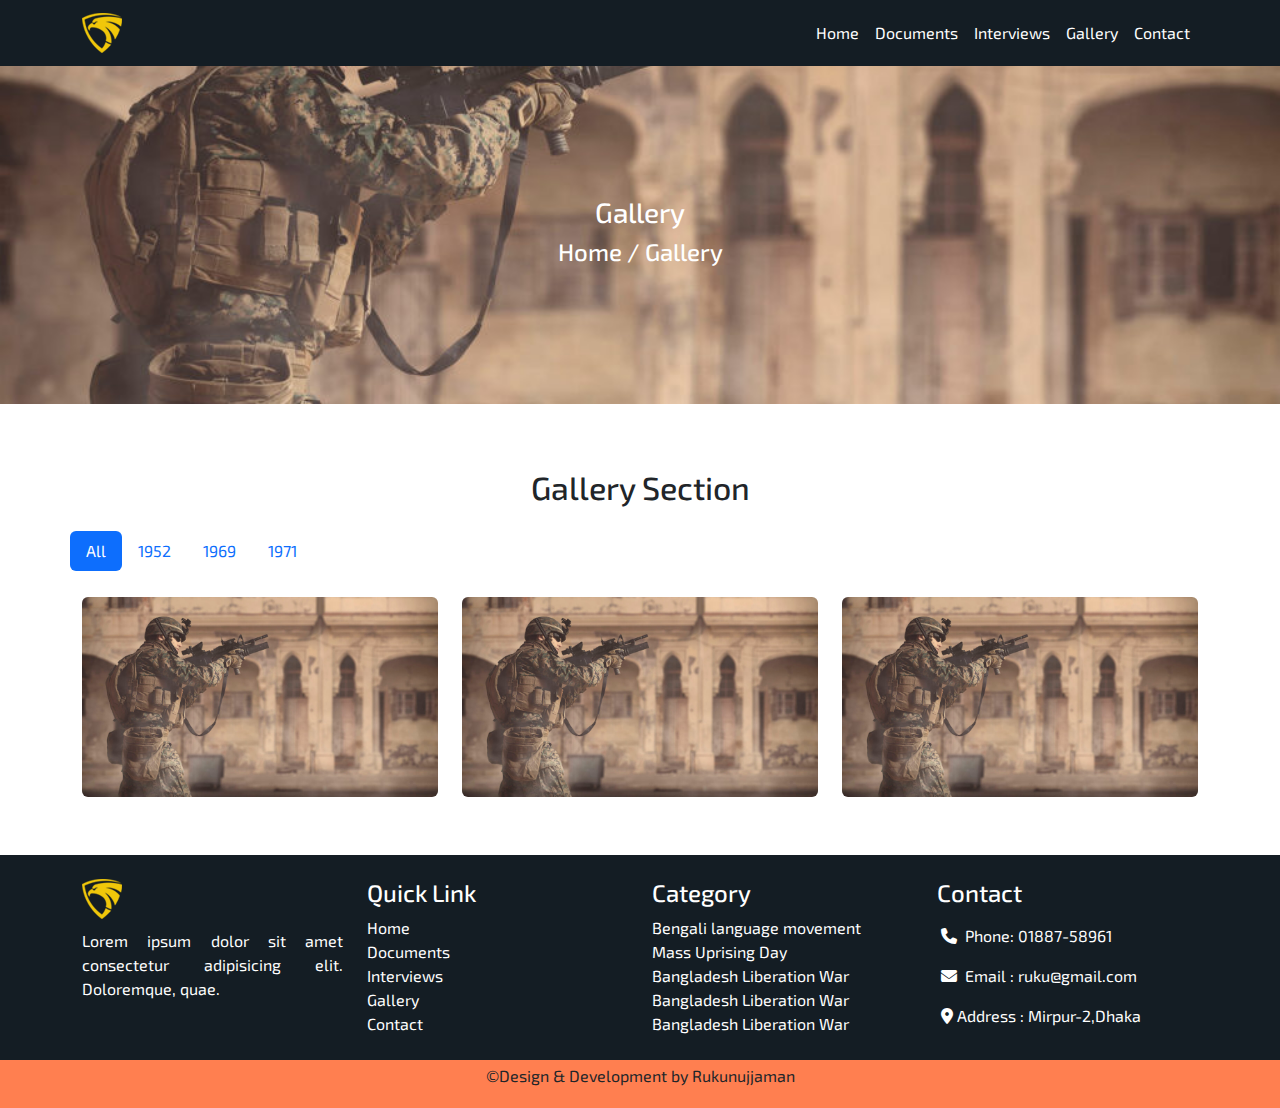
<file: gallery.html>
<!DOCTYPE html>
<html lang="en">
<head>
    <meta charset="UTF-8">
    <meta name="viewport" content="width=device-width, initial-scale=1.0">
    <meta name="keywords" content="FridomFrighter">
    <meta name="description" content="Libaration War ">
    <title>Libaration War Archive</title>
    <link rel="stylesheet" href="assets/css/bootstrap.min.css">
    <link rel="stylesheet" href="https://cdnjs.cloudflare.com/ajax/libs/font-awesome/6.7.2/css/all.min.css" integrity="sha512-Evv84Mr4kqVGRNSgIGL/F/aIDqQb7xQ2vcrdIwxfjThSH8CSR7PBEakCr51Ck+w+/U6swU2Im1vVX0SVk9ABhg==" crossorigin="anonymous" referrerpolicy="no-referrer" />
    <link rel="stylesheet" href="assets/css/style.css">
</head>
<body>
    <!-- header section start -->
     <header class="header_section">
        <nav class="navbar navbar-expand-lg ">
            <div class="container">
              <a class="navbar-brand" href="index.html">
                <img src="assets/images/logo-1.png" alt="libaration_logo"></a>
              <button class="navbar-toggler" type="button" data-bs-toggle="collapse" data-bs-target="#navbarSupportedContent" aria-controls="navbarSupportedContent" aria-expanded="false" aria-label="Toggle navigation">
                <span class="navbar-toggler-icon"></span>
              </button>
              <div class="collapse navbar-collapse" id="navbarSupportedContent">
                <div class="menu ms-auto">
                    <ul class="navbar-nav  ">
                        <li class="nav-item">
                          <a class="nav-link " aria-current="page" href="index.html">Home</a>
                        </li>
                        <li class="nav-item">
                          <a class="nav-link" href="documents.html">Documents</a>
                        </li>
                        <li class="nav-item">
                            <a class="nav-link" href="interviews.html">Interviews</a>
                          </li>
                          <li class="nav-item">
                            <a class="nav-link" href="gallery.html">Gallery</a>
                          </li>
                          <li class="nav-item">
                            <a class="nav-link" href="contact.html">Contact</a>
                          </li>
                   
                      </ul>

                </div>
           
                    

              
              
              
              </div>
            </div>
          </nav>


     </header>
   
     <!-- header section end -->
     <main>
        <!-- inner banner section start -->
         <section class="inner_banner">
            <div class="container">
                <div class="row">
                    <div class="col-md-12 ">
                        <div class="inner_banner_content text-center">
                            <h3>Gallery</h3>
                        <h4>Home / <span>Gallery</span></h4>

                        </div>
                        

                    </div>

                </div>
            </div>
            
         </section>
       


        <!-- inner section end -->
            <!-- gallery section start -->
            <section class="gallery_section py-5">
                <div class="container">
                    <div class="row">
                        <div class="section_header text-center py-3">
                            <h2>Gallery Section</h2>
    
                        </div>
                    </div>
                  <div class="row">
                    <ul class="nav nav-pills mb-3" id="pills-tab" role="tablist">
                        <li class="nav-item" role="presentation">
                          <button class="nav-link active" id="pills-home-tab" data-bs-toggle="pill" data-bs-target="#pills-home" type="button" role="tab" aria-controls="pills-home" aria-selected="true">All</button>
                        </li>
                        <li class="nav-item" role="presentation">
                          <button class="nav-link" id="pills-profile-tab" data-bs-toggle="pill" data-bs-target="#pills-profile" type="button" role="tab" aria-controls="pills-profile" aria-selected="false">1952</button>
                        </li>
                        <li class="nav-item" role="presentation">
                          <button class="nav-link" id="pills-contact-tab" data-bs-toggle="pill" data-bs-target="#pills-contact" type="button" role="tab" aria-controls="pills-contact" aria-selected="false">1969</button>
                        </li>
                        <li class="nav-item" role="presentation">
                          <button class="nav-link" id="pills-disabled-tab" data-bs-toggle="pill" data-bs-target="#pills-disabled" type="button" role="tab" aria-controls="pills-disabled" aria-selected="false" >1971</button>
                        </li>
                      </ul>
                      <div class="tab-content" id="pills-tabContent">
                        <div class="tab-pane fade show active" id="pills-home" role="tabpanel" aria-labelledby="pills-home-tab" tabindex="0">
                            <div class="row">
                                <div class="col-md-4">
                                    <img src="assets/images/01-1024x576.jpg" alt="images" class="img-fluid w-100 rounded">
                                </div>
                                <div class="col-md-4">
                                    <img src="assets/images/01-1024x576.jpg" alt="images" class="img-fluid w-100 rounded">
                                </div>
                                <div class="col-md-4">
                                    <img src="assets/images/01-1024x576.jpg" alt="images" class="img-fluid w-100 rounded">
                                </div>
                            </div>
                        </div>
                        <div class="tab-pane fade" id="pills-profile" role="tabpanel" aria-labelledby="pills-profile-tab" tabindex="0">
                            <div class="row">
                                <div class="col-md-4">
                                    <img src="assets/images/l1.jpg" alt="images" class="img-fluid w-100 rounded">
                                </div>
                                <div class="col-md-4">
                                    <img src="assets/images/l1.jpg" alt="images" class="img-fluid w-100 rounded">
                                </div>
                                <div class="col-md-4">
                                    <img src="assets/images/l1.jpg" alt="images" class="img-fluid w-100 rounded">
                                </div>
                            </div>
    
                        </div>
                        <div class="tab-pane fade" id="pills-contact" role="tabpanel" aria-labelledby="pills-contact-tab" tabindex="0">
                            <div class="row">
                                <div class="col-md-4">
                                    <img src="assets/images/01-1024x576.jpg" alt="images" class="img-fluid w-100 rounded">
                                </div>
                                <div class="col-md-4">
                                    <img src="assets/images/01-1024x576.jpg" alt="images" class="img-fluid w-100 rounded">
                                </div>
                                <div class="col-md-4">
                                    <img src="assets/images/01-1024x576.jpg" alt="images" class="img-fluid w-100 rounded">
                                </div>
                            </div>
                        </div>
                        <div class="tab-pane fade" id="pills-disabled" role="tabpanel" aria-labelledby="pills-disabled-tab" tabindex="0"> <div class="row">
                            <div class="col-md-4">
                                <img src="assets/images/01-1024x576.jpg" alt="images" class="img-fluid w-100 rounded">
                            </div>
                            <div class="col-md-4">
                                <img src="assets/images/01-1024x576.jpg" alt="images" class="img-fluid w-100 rounded">
                            </div>
                            <div class="col-md-4">
                                <img src="assets/images/01-1024x576.jpg" alt="images" class="img-fluid w-100 rounded">
                            </div>
                        </div></div>
                      </div>
               
    
                  </div>
    
    
    
                </div>
    
    
              </section>
    
    
               <!-- gallery section end -->
        
     </main>


     <!-- footer section start -->
     <footer class="footer_section ">
        <div class="footer_top py-4">
            <div class="container">
                <div class="row">
                    <div class="col-md-3">
                        <div class="footer_about">
                            <a href=""><img src="assets/images/logo-1.png" alt=""></a>
                            <p>Lorem ipsum dolor sit amet consectetur adipisicing elit. Doloremque, quae.</p>
         
    
                        </div>
                    </div>
                    <div class="col-md-3">
                        <div class="footer_menu">
                            <h4>Quick Link</h4>
                            <ul>
                                <li><a href="index.html">Home</a></li>
                                <li><a href="documents.html">Documents</a></li>
                                <li><a href="index.html">Interviews</a></li>
                                <li><a href="gallery.html">Gallery</a></li>
                                <li><a href="contact.html">Contact</a></li>
                            </ul>
    
                        </div>
                    </div>
                    <div class="col-md-3">
                        <div class="footer_menu">
                            <h4>Category</h4>
                            <ul>
                                <li><a href=""> Bengali language movement</a></li>
                                <li><a href="">Mass Uprising Day</a></li>
                                <li><a href="">Bangladesh Liberation War</a></li>
                                <li><a href="">Bangladesh Liberation War</a></li>
                                <li><a href="">Bangladesh Liberation War</a></li>
                               
                            </ul>
    
                        </div>
                    </div>
                    <div class="col-md-3">
                        <div class="footer_menu">
                            <h4>Contact</h4>
                            <ul>
                                <li class="py-2"><a href=""> <i class="fa-solid fa-phone mx-1"></i> Phone: 01887-58961</a></li>
    
                                <li class="py-2"><a href=""> <i class="fa-solid fa-envelope mx-1"></i> Email : ruku@gmail.com </a></li>
                                <li class="py-2"><a href=""> <i class="fa-solid fa-location-dot mx-1"></i>Address : Mirpur-2,Dhaka </a></li>
                        
                              
                               
                            </ul>
    
                        </div>
                    </div>
                   
                 
                </div>
               
            </div>

        </div>
       
        <div class="copyright">
            <div class="container">
                <div class="row">
                    <div class="col-12 text-center py-1">
                        <p>&copy;Design & Development by Rukunujjaman</p>
                    </div>
                </div>

            </div>
        </div>


     </footer>


     <!-- footer section end -->




     <script src="assets/js/bootstrap.min.js"></script>
    
</body>
</html>
</file>
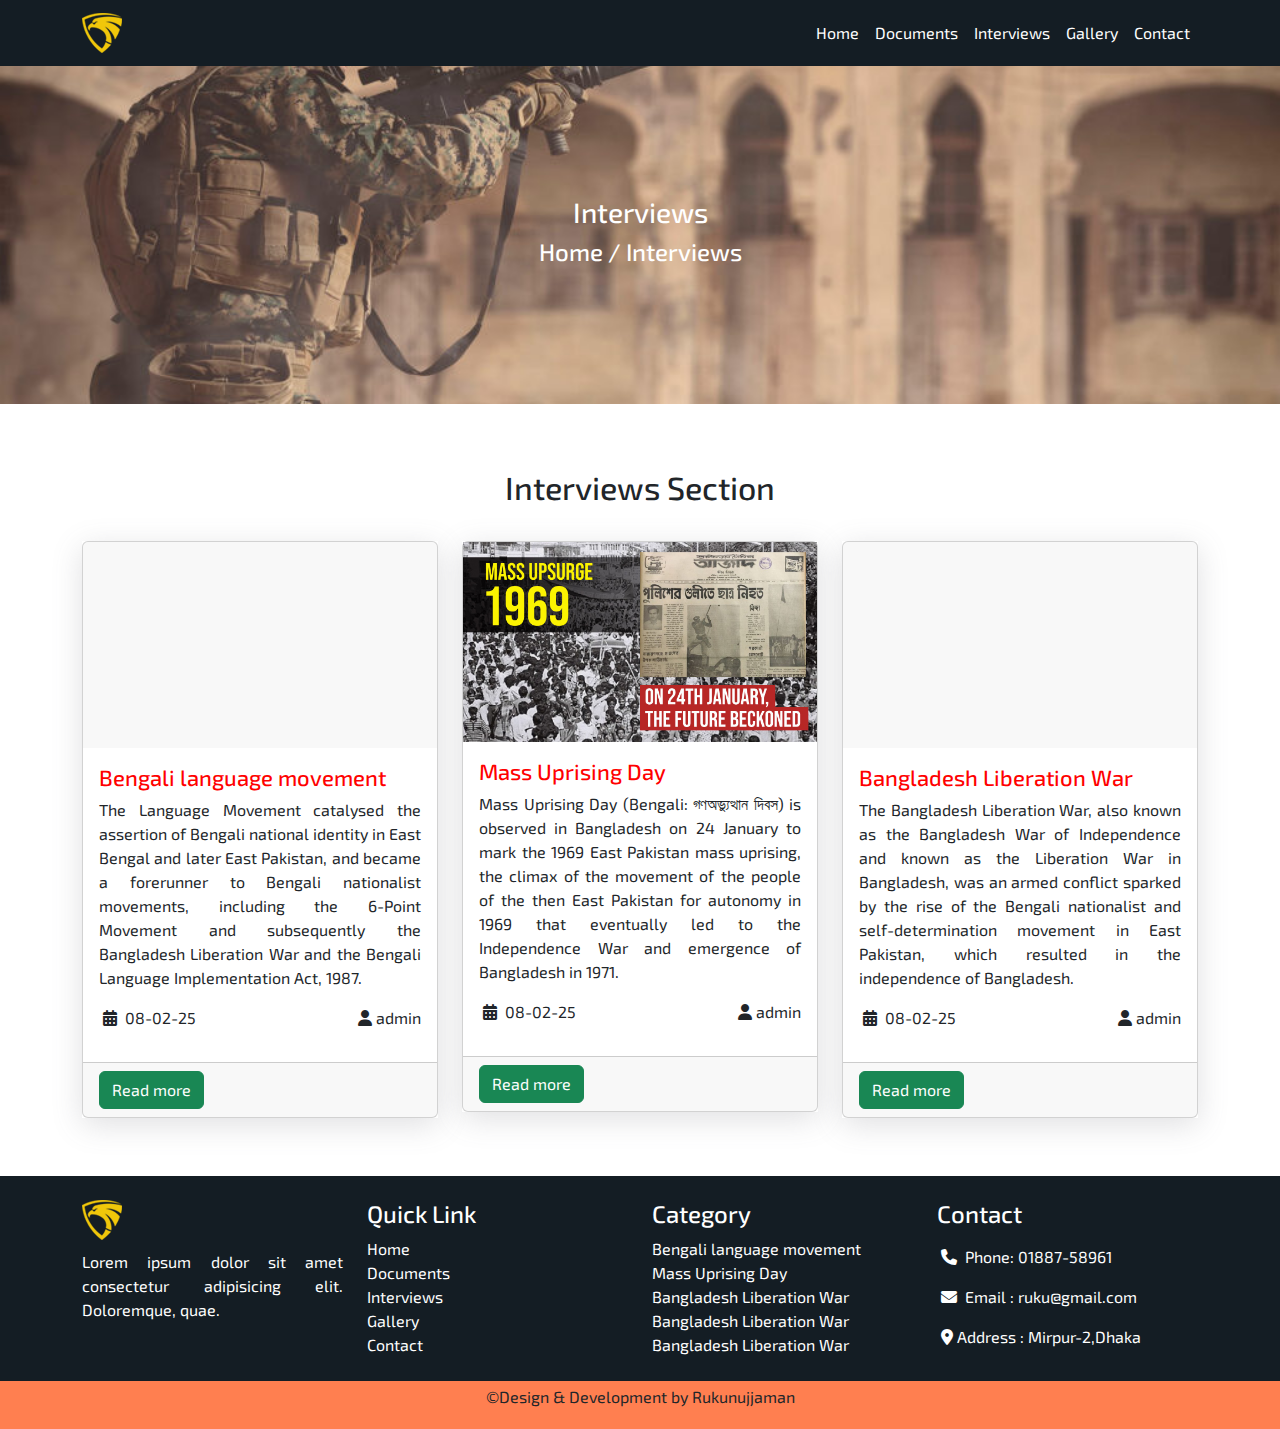
<file: interviews.html>
<!DOCTYPE html>
<html lang="en">
<head>
    <meta charset="UTF-8">
    <meta name="viewport" content="width=device-width, initial-scale=1.0">
    <meta name="keywords" content="FridomFrighter">
    <meta name="description" content="Libaration War ">
    <title>Libaration War Archive</title>
    <link rel="stylesheet" href="assets/css/bootstrap.min.css">
    <link rel="stylesheet" href="https://cdnjs.cloudflare.com/ajax/libs/font-awesome/6.7.2/css/all.min.css" integrity="sha512-Evv84Mr4kqVGRNSgIGL/F/aIDqQb7xQ2vcrdIwxfjThSH8CSR7PBEakCr51Ck+w+/U6swU2Im1vVX0SVk9ABhg==" crossorigin="anonymous" referrerpolicy="no-referrer" />
    <link rel="stylesheet" href="assets/css/style.css">
</head>
<body>
    <!-- header section start -->
     <header class="header_section">
        <nav class="navbar navbar-expand-lg ">
            <div class="container">
              <a class="navbar-brand" href="index.html">
                <img src="assets/images/logo-1.png" alt="libaration_logo"></a>
              <button class="navbar-toggler" type="button" data-bs-toggle="collapse" data-bs-target="#navbarSupportedContent" aria-controls="navbarSupportedContent" aria-expanded="false" aria-label="Toggle navigation">
                <span class="navbar-toggler-icon"></span>
              </button>
              <div class="collapse navbar-collapse" id="navbarSupportedContent">
                <div class="menu ms-auto">
                    <ul class="navbar-nav ">
                        <li class="nav-item">
                          <a class="nav-link " aria-current="page" href="index.html">Home</a>
                        </li>
                        <li class="nav-item">
                          <a class="nav-link" href="documents.html">Documents</a>
                        </li>
                        <li class="nav-item">
                            <a class="nav-link" href="interviews.html">Interviews</a>
                          </li>
                          <li class="nav-item">
                            <a class="nav-link" href="gallery.html">Gallery</a>
                          </li>
                          <li class="nav-item">
                            <a class="nav-link" href="contact.html">Contact</a>
                          </li>
                   
                      </ul>

                </div>
           
                    

              
              
              
              </div>
            </div>
          </nav>


     </header>
   
     <!-- header section end -->
     <main>
        <!-- inner banner section start -->
         <section class="inner_banner">
            <div class="container">
                <div class="row">
                    <div class="col-md-12 ">
                        <div class="inner_banner_content text-center">
                            <h3>Interviews</h3>
                        <h4>Home / <span>Interviews</span></h4>

                        </div>
                        

                    </div>

                </div>
            </div>
            
         </section>
       


        <!-- inner section end -->
         <!-- interview section start -->
         <section class="interview_section py-5">
            <div class="container">
                <div class="row">
                    <div class="section_header text-center py-3">
                        <h2>Interviews Section</h2>

                    </div>
                </div>
              <div class="row">
                <div class="col-md-4">
                    <div class="documents_item">
                        <div class="card">
                            <div class="card-header">
                                <iframe width="100%" height="200" src="https://www.youtube.com/embed/Q_RVrIdwxa8?si=0tqdDDRgQxGG8VOL" title="YouTube video player" frameborder="0" allow="accelerometer; autoplay; clipboard-write; encrypted-media; gyroscope; picture-in-picture; web-share" referrerpolicy="strict-origin-when-cross-origin" allowfullscreen></iframe>
                            </div>
                            <div class="card-body">
                                <h3>Bengali language movement</h3>
                                <p>The Language Movement catalysed the assertion of Bengali national identity in East Bengal and later East Pakistan, and became a forerunner to Bengali nationalist movements, including the 6-Point Movement and subsequently the Bangladesh Liberation War and the Bengali Language Implementation Act, 1987.</p>
                                <div class="date_autor d-flex justify-content-between">
                                     <div class="date">
                                      <p>  <i class="fa-solid fa-calendar-days mx-1"> </i> 08-02-25</p>
                                     </div>
                                     <div class="author">
                                        <p>  <i class="fa-solid fa-user mx-1"></i>admin</p>

                                     </div>
                                </div>
                           
                          
                            </div>
                            <div class="card-footer">
                                <a href="" class="btn btn-success">Read more</a>
                            </div>
    
                        </div>

                    </div>
                 
                </div>
                <div class="col-md-4">
                    <div class="documents_item">
                        <div class="card">
                            <div class="card-header">
                              <img src="assets/images/mass_upsurge_1969_24th_january.jpg" alt="mass 1969" class="img-fluid w-100">
                            </div>
                            <div class="card-body">
                                <h3>Mass Uprising Day</h3>
                                <p>Mass Uprising Day (Bengali: গণঅভ্যুত্থান দিবস) is observed in Bangladesh on 24 January to mark the 1969 East Pakistan mass uprising, the climax of the movement of the people of the then East Pakistan for autonomy in 1969 that eventually led to the Independence War and emergence of Bangladesh in 1971.</p>
                                <div class="date_autor d-flex justify-content-between">
                                     <div class="date">
                                      <p>  <i class="fa-solid fa-calendar-days mx-1"> </i> 08-02-25</p>
                                     </div>
                                     <div class="author">
                                        <p>  <i class="fa-solid fa-user mx-1"></i>admin</p>

                                     </div>
                                </div>
                           
                          
                            </div>
                            <div class="card-footer">
                                <a href="" class="btn btn-success">Read more</a>
                            </div>
    
                        </div>

                    </div>
                 
                </div>
                <div class="col-md-4">
                    <div class="documents_item">
                        <div class="card">
                            <div class="card-header">
                                <iframe width="100%" height="200" src="https://www.youtube.com/embed/gHricAXRCn0?si=VP0runiyVRLCZht4" title="YouTube video player" frameborder="0" allow="accelerometer; autoplay; clipboard-write; encrypted-media; gyroscope; picture-in-picture; web-share" referrerpolicy="strict-origin-when-cross-origin" allowfullscreen></iframe>
                            </div>
                            <div class="card-body">
                                <h3>Bangladesh Liberation War</h3>
                                <p>The Bangladesh Liberation War, also known as the Bangladesh War of Independence and known as the Liberation War in Bangladesh, was an armed conflict sparked by the rise of the Bengali nationalist and self-determination movement in East Pakistan, which resulted in the independence of Bangladesh.
                                </p>
                                <div class="date_autor d-flex justify-content-between">
                                     <div class="date">
                                      <p>  <i class="fa-solid fa-calendar-days mx-1"> </i> 08-02-25</p>
                                     </div>
                                     <div class="author">
                                        <p>  <i class="fa-solid fa-user mx-1"></i>admin</p>

                                     </div>
                                </div>
                           
                          
                            </div>
                            <div class="card-footer">
                                <a href="" class="btn btn-success">Read more</a>
                            </div>
    
                        </div>

                    </div>
                 
                </div>

              </div>



            </div>


          </section>

           <!-- interview section end -->

        
     </main>


     <!-- footer section start -->
     <footer class="footer_section ">
        <div class="footer_top py-4">
            <div class="container">
                <div class="row">
                    <div class="col-md-3">
                        <div class="footer_about">
                            <a href=""><img src="assets/images/logo-1.png" alt=""></a>
                            <p>Lorem ipsum dolor sit amet consectetur adipisicing elit. Doloremque, quae.</p>
         
    
                        </div>
                    </div>
                    <div class="col-md-3">
                        <div class="footer_menu">
                            <h4>Quick Link</h4>
                            <ul>
                                <li><a href="index.html">Home</a></li>
                                <li><a href="documents.html">Documents</a></li>
                                <li><a href="index.html">Interviews</a></li>
                                <li><a href="gallery.html">Gallery</a></li>
                                <li><a href="contact.html">Contact</a></li>
                            </ul>
    
                        </div>
                    </div>
                    <div class="col-md-3">
                        <div class="footer_menu">
                            <h4>Category</h4>
                            <ul>
                                <li><a href=""> Bengali language movement</a></li>
                                <li><a href="">Mass Uprising Day</a></li>
                                <li><a href="">Bangladesh Liberation War</a></li>
                                <li><a href="">Bangladesh Liberation War</a></li>
                                <li><a href="">Bangladesh Liberation War</a></li>
                               
                            </ul>
    
                        </div>
                    </div>
                    <div class="col-md-3">
                        <div class="footer_menu">
                            <h4>Contact</h4>
                            <ul>
                                <li class="py-2"><a href=""> <i class="fa-solid fa-phone mx-1"></i> Phone: 01887-58961</a></li>
    
                                <li class="py-2"><a href=""> <i class="fa-solid fa-envelope mx-1"></i> Email : ruku@gmail.com </a></li>
                                <li class="py-2"><a href=""> <i class="fa-solid fa-location-dot mx-1"></i>Address : Mirpur-2,Dhaka </a></li>
                        
                              
                               
                            </ul>
    
                        </div>
                    </div>
                   
                 
                </div>
               
            </div>

        </div>
       
        <div class="copyright">
            <div class="container">
                <div class="row">
                    <div class="col-12 text-center py-1">
                        <p>&copy;Design & Development by Rukunujjaman</p>
                    </div>
                </div>

            </div>
        </div>


     </footer>


     <!-- footer section end -->




     <script src="assets/js/bootstrap.min.js"></script>
    
</body>
</html>
</file>
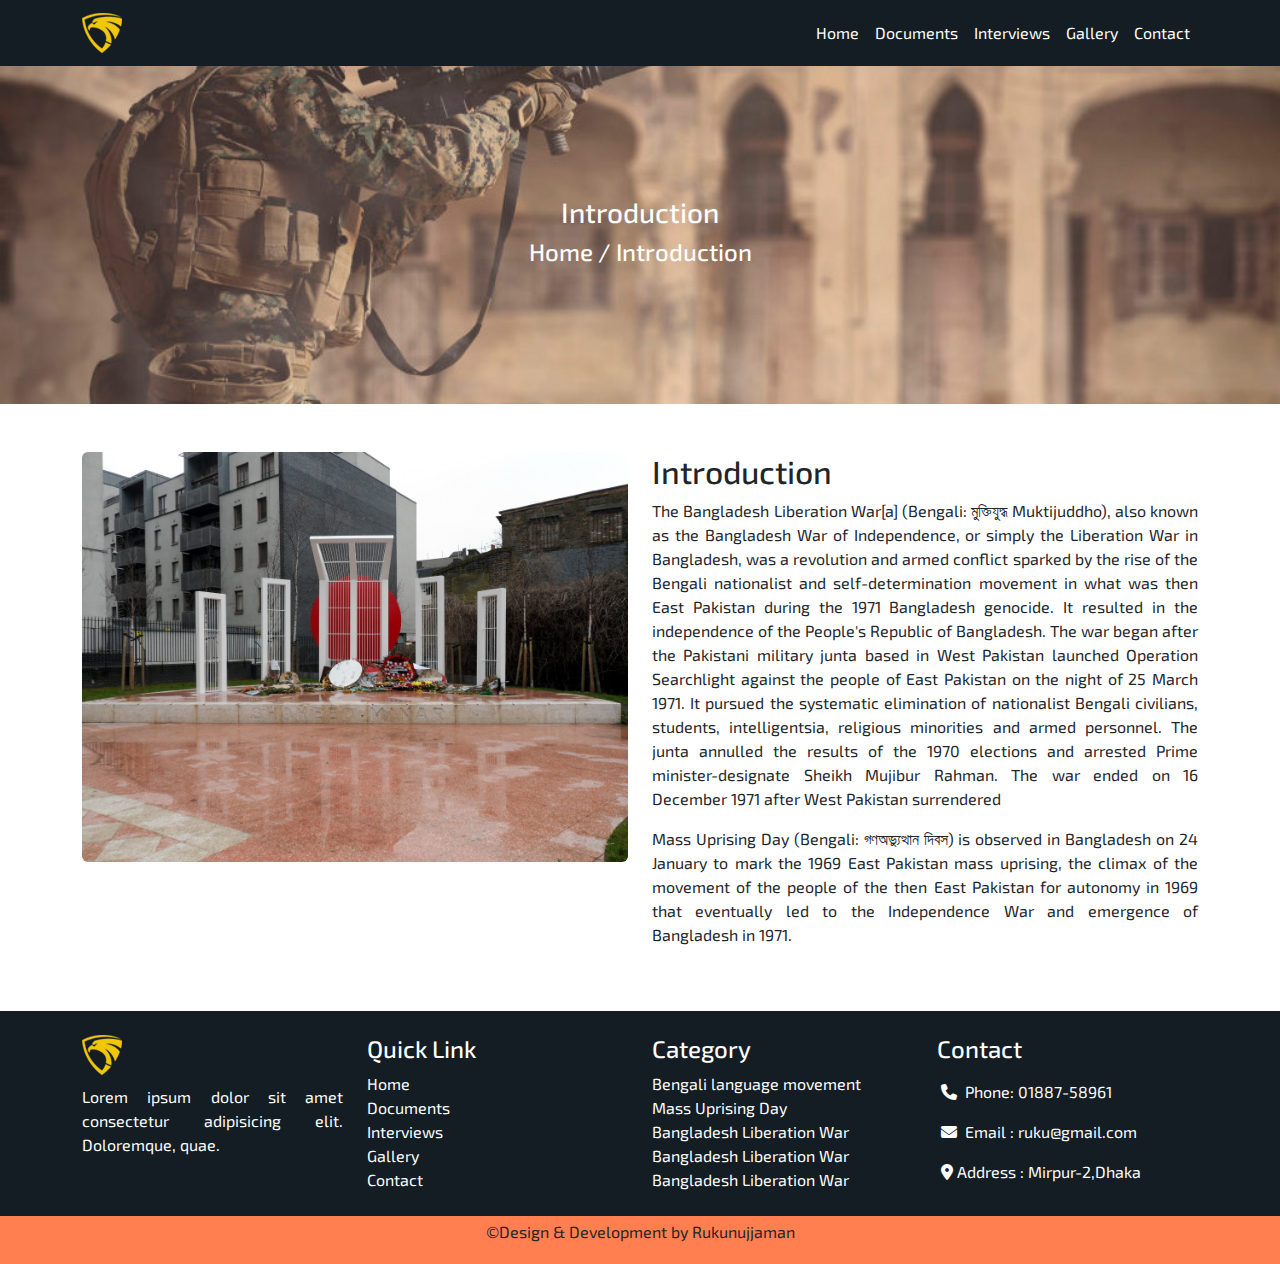
<file: introduction.html>
<!DOCTYPE html>
<html lang="en">
<head>
    <meta charset="UTF-8">
    <meta name="viewport" content="width=device-width, initial-scale=1.0">
    <meta name="keywords" content="FridomFrighter">
    <meta name="description" content="Libaration War ">
    <title>Libaration War Archive</title>
    <link rel="stylesheet" href="assets/css/bootstrap.min.css">
    <link rel="stylesheet" href="https://cdnjs.cloudflare.com/ajax/libs/font-awesome/6.7.2/css/all.min.css" integrity="sha512-Evv84Mr4kqVGRNSgIGL/F/aIDqQb7xQ2vcrdIwxfjThSH8CSR7PBEakCr51Ck+w+/U6swU2Im1vVX0SVk9ABhg==" crossorigin="anonymous" referrerpolicy="no-referrer" />
    <link rel="stylesheet" href="assets/css/style.css">
</head>
<body>
    <!-- header section start -->
     <header class="header_section">
        <nav class="navbar navbar-expand-lg ">
            <div class="container">
              <a class="navbar-brand" href="index.html">
                <img src="assets/images/logo-1.png" alt="libaration_logo"></a>
              <button class="navbar-toggler" type="button" data-bs-toggle="collapse" data-bs-target="#navbarSupportedContent" aria-controls="navbarSupportedContent" aria-expanded="false" aria-label="Toggle navigation">
                <span class="navbar-toggler-icon"></span>
              </button>
              <div class="collapse navbar-collapse" id="navbarSupportedContent">
                <div class="menu ms-auto">
                    <ul class="navbar-nav ">
                        <li class="nav-item">
                          <a class="nav-link " aria-current="page" href="index.html">Home</a>
                        </li>
                        <li class="nav-item">
                          <a class="nav-link" href="documents.html">Documents</a>
                        </li>
                        <li class="nav-item">
                            <a class="nav-link" href="interviews.html">Interviews</a>
                          </li>
                          <li class="nav-item">
                            <a class="nav-link" href="gallery.html">Gallery</a>
                          </li>
                          <li class="nav-item">
                            <a class="nav-link" href="contact.html">Contact</a>
                          </li>
                   
                      </ul>

                </div>
           
                    

              
              
              
              </div>
            </div>
          </nav>


     </header>
   
     <!-- header section end -->
     <main>
        <!-- inner banner section start -->
         <section class="inner_banner">
            <div class="container">
                <div class="row">
                    <div class="col-md-12 ">
                        <div class="inner_banner_content text-center">
                            <h3>Introduction</h3>
                        <h4>Home / <span>Introduction</span></h4>

                        </div>
                        

                    </div>

                </div>
            </div>
            
         </section>
       


        <!-- inner section end -->
           <!-- introduction start -->
           <section class="introduction_section py-5">
            <div class="container">
                <div class="row">
                    <div class="col-md-6">
                     <div class="introduction_image">
                        <img src="assets/images/Shaheed_Minar_Altab_Ali_Park.jpg" alt="Shahid Minar" class="img-fluid rounded">

                     </div>


                    </div>
                    <div class="col-md-6">
                        <div class="inroduction_content">
                            <h2>Introduction</h2>
                            <p>The Bangladesh Liberation War[a] (Bengali: মুক্তিযুদ্ধ Muktijuddho), also known as the Bangladesh War of Independence, or simply the Liberation War in Bangladesh, was a revolution and armed conflict sparked by the rise of the Bengali nationalist and self-determination movement in what was then East Pakistan during the 1971 Bangladesh genocide. It resulted in the independence of the People's Republic of Bangladesh. The war began after the Pakistani military junta based in West Pakistan launched Operation Searchlight against the people of East Pakistan on the night of 25 March 1971. It pursued the systematic elimination of nationalist Bengali civilians, students, intelligentsia, religious minorities and armed personnel. The junta annulled the results of the 1970 elections and arrested Prime minister-designate Sheikh Mujibur Rahman. The war ended on 16 December 1971 after West Pakistan surrendered</p>

                            <p>Mass Uprising Day (Bengali: গণঅভ্যুত্থান দিবস) is observed in Bangladesh on 24 January to mark the 1969 East Pakistan mass uprising, the climax of the movement of the people of the then East Pakistan for autonomy in 1969 that eventually led to the Independence War and emergence of Bangladesh in 1971.</p>
                        
                        </div>
                    </div>
                </div>
            </div>

         </section>
         <!-- introduction end -->
          

        
     </main>


     <!-- footer section start -->
     <footer class="footer_section ">
        <div class="footer_top py-4">
            <div class="container">
                <div class="row">
                    <div class="col-md-3">
                        <div class="footer_about">
                            <a href=""><img src="assets/images/logo-1.png" alt=""></a>
                            <p>Lorem ipsum dolor sit amet consectetur adipisicing elit. Doloremque, quae.</p>
         
    
                        </div>
                    </div>
                    <div class="col-md-3">
                        <div class="footer_menu">
                            <h4>Quick Link</h4>
                            <ul>
                                <li><a href="index.html">Home</a></li>
                                <li><a href="documents.html">Documents</a></li>
                                <li><a href="index.html">Interviews</a></li>
                                <li><a href="gallery.html">Gallery</a></li>
                                <li><a href="contact.html">Contact</a></li>
                            </ul>
    
                        </div>
                    </div>
                    <div class="col-md-3">
                        <div class="footer_menu">
                            <h4>Category</h4>
                            <ul>
                                <li><a href=""> Bengali language movement</a></li>
                                <li><a href="">Mass Uprising Day</a></li>
                                <li><a href="">Bangladesh Liberation War</a></li>
                                <li><a href="">Bangladesh Liberation War</a></li>
                                <li><a href="">Bangladesh Liberation War</a></li>
                               
                            </ul>
    
                        </div>
                    </div>
                    <div class="col-md-3">
                        <div class="footer_menu">
                            <h4>Contact</h4>
                            <ul>
                                <li class="py-2"><a href=""> <i class="fa-solid fa-phone mx-1"></i> Phone: 01887-58961</a></li>
    
                                <li class="py-2"><a href=""> <i class="fa-solid fa-envelope mx-1"></i> Email : ruku@gmail.com </a></li>
                                <li class="py-2"><a href=""> <i class="fa-solid fa-location-dot mx-1"></i>Address : Mirpur-2,Dhaka </a></li>
                        
                              
                               
                            </ul>
    
                        </div>
                    </div>
                   
                 
                </div>
               
            </div>

        </div>
       
        <div class="copyright">
            <div class="container">
                <div class="row">
                    <div class="col-12 text-center py-1">
                        <p>&copy;Design & Development by Rukunujjaman</p>
                    </div>
                </div>

            </div>
        </div>


     </footer>


     <!-- footer section end -->




     <script src="assets/js/bootstrap.min.js"></script>
    
</body>
</html>
</file>
<file: assets/css/style.css>
@import url('https://fonts.googleapis.com/css2?family=Exo+2:ital,wght@0,100..900;1,100..900&display=swap');


*{
padding: 0;
margin: 0;
box-sizing: border-box;
font-family: "Exo 2", serif;
}

ul ,ol{
    padding: 0;
    margin: 0;
}

.inner_banner{
    background: url(/assets/images/01-1024x576.jpg);
    background-size: cover;
    background-repeat: no-repeat;
    background-position: center center;
    padding: 130px 0px;

}

.inner_banner_content h3 ,h4{
    color: #fff;
}
.header_section{
    background: #141d24;
}

.menu ul li a{
    color: #fff;
}

.navbar-toggler{
    background: coral;
}

.menu ul li a:hover{
    color: coral;
}
.carousel-item img{
    height: 100vh;
}

.inroduction_content p{
    text-align: justify;
}


.documents_item{
    box-shadow: rgba(100, 100, 111, 0.2) 0px 7px 29px 0px;
    margin: 10px 0px;
}
.documents_item img{
    height: 200px;
}
.documents_item h3{
    font-size: 22px;
    color: red;
}

.documents_item  p{
    text-align: justify;
}
.documents_item .card-header{
    padding: 0;
    border-bottom: 0;
}
.tab-content .row img{
    margin: 10px 0px;
}

.footer_top{
    background: #141d24;

}

.footer_about p{
    color: #fff;
    text-align: justify;
    margin: 10px 0px;
}

.footer_menu h4{
    color: #fff;
}

.footer_menu ul li{
    list-style: none;
}


.footer_menu ul li a{
 text-decoration: none;
 color: #fff;
 padding: 15px 0px;

}

.copyright{
    background: coral;
}

/* contact page */

.contact_item{
    padding: 10px 25px;
    box-shadow: rgba(149, 157, 165, 0.2) 0px 8px 24px;
    text-align: center;

}

.contact_form textarea{

 width: 100%;
}

.contact_form .form-group{
    padding: 5px 0px;
}

.contact_form_section h4{
    color: #141d24;
}

/* media query css */

@media screen and (max-width: 480px) {

    .map iframe{
        width: 400px;
        margin: 20px 0px;
    }
}
</file>
